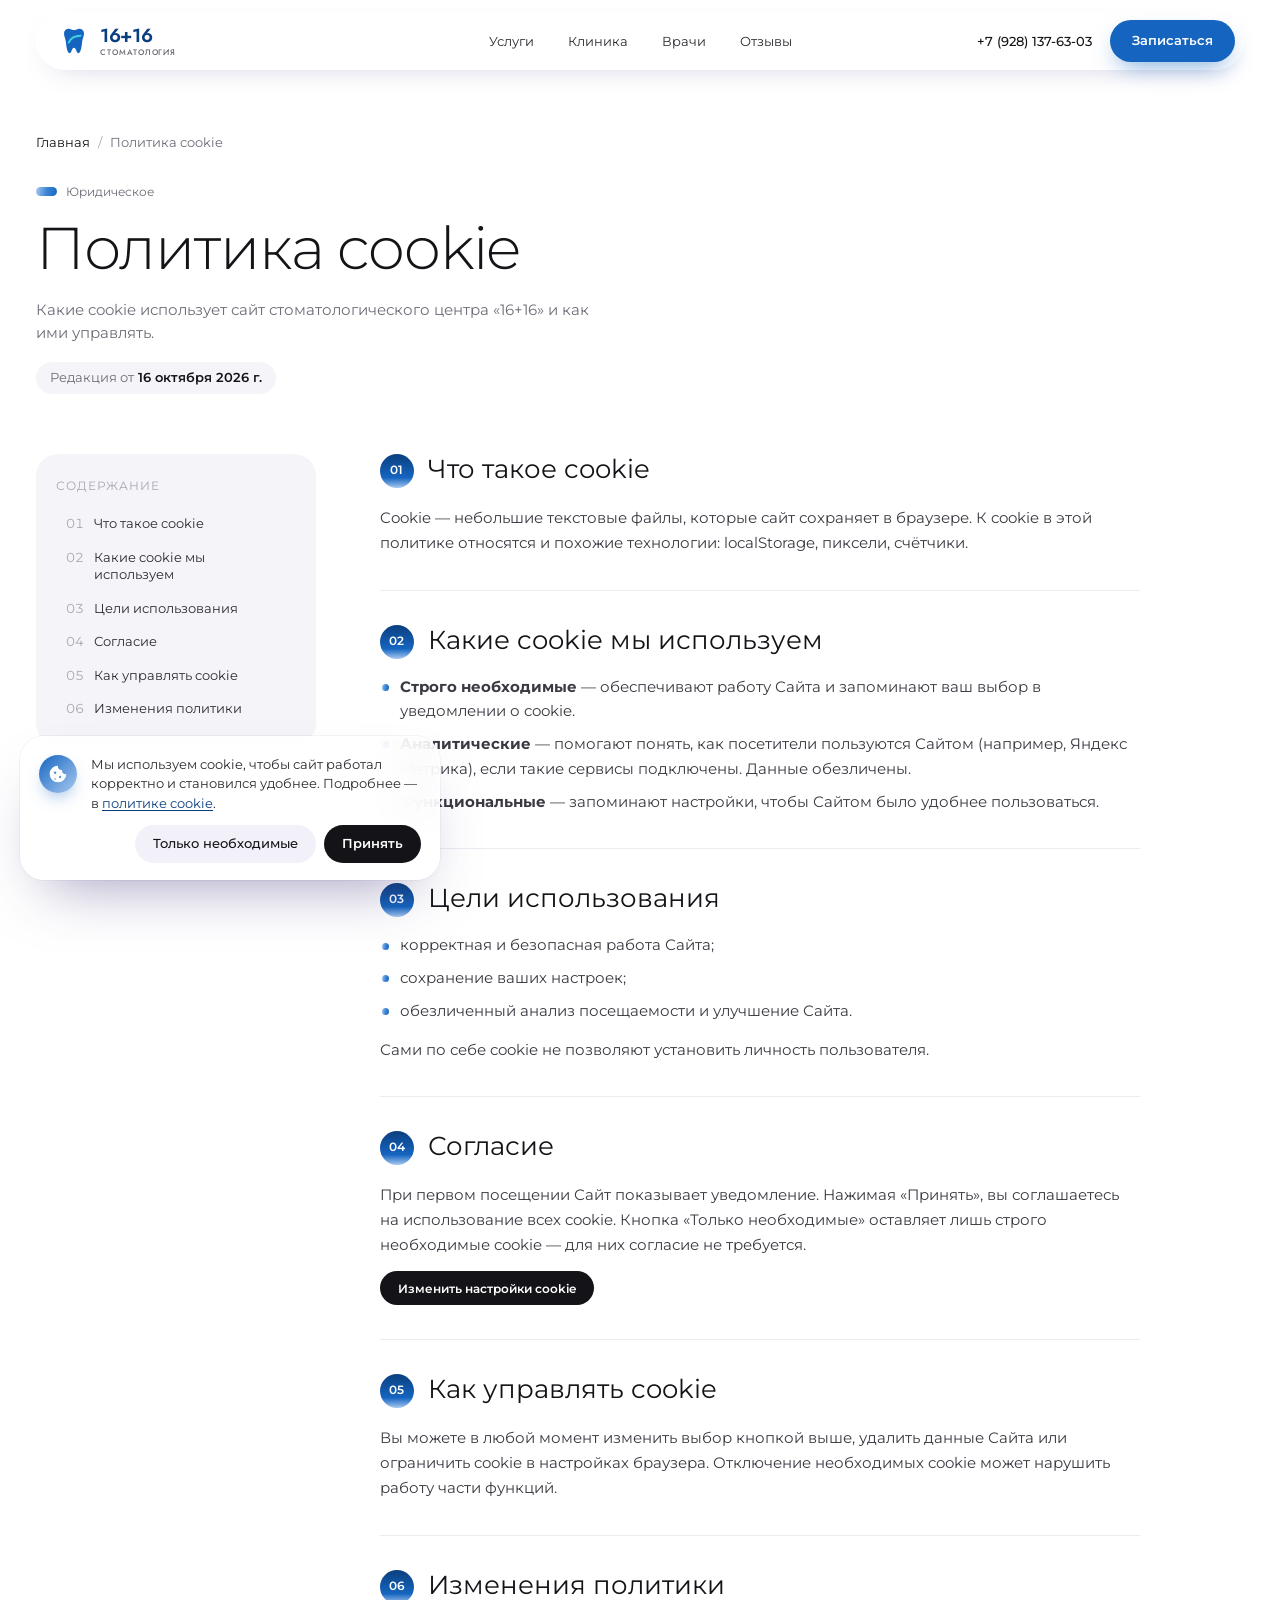
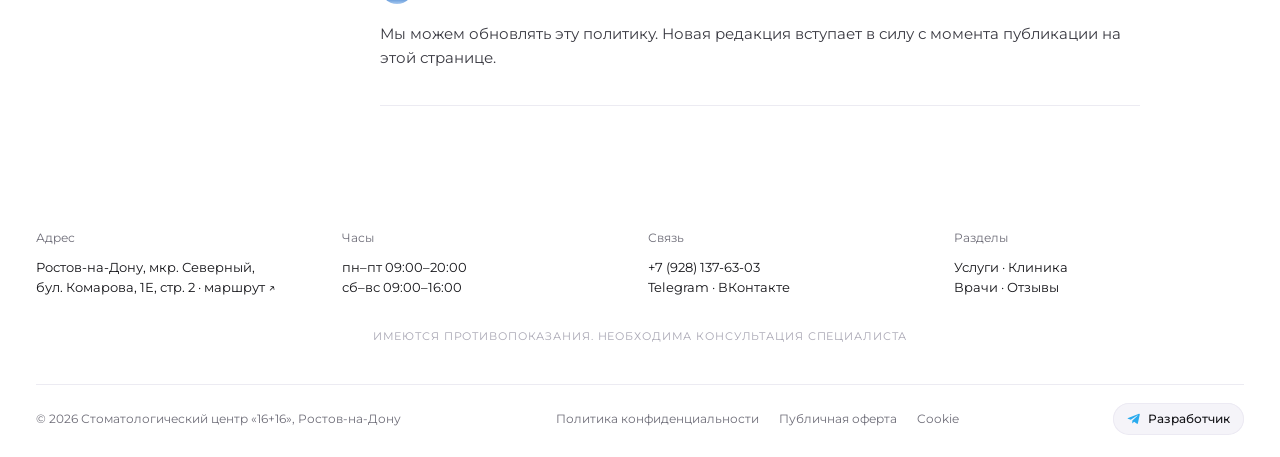
<file: cookies.html>
<!doctype html>
<html lang="ru">
<head>
  <meta charset="utf-8">
  <meta name="viewport" content="width=device-width, initial-scale=1">
  <title>Политика cookie — 16+16</title>
  <meta name="description" content="Какие cookie использует сайт стоматологического центра «16+16» и как ими управлять.">
  <link rel="preconnect" href="https://fonts.googleapis.com">
  <link rel="preconnect" href="https://fonts.gstatic.com" crossorigin>
  <link href="https://fonts.googleapis.com/css2?family=Jost:wght@300;400;500&family=Montserrat:wght@300;400;500;600;700&display=swap" rel="stylesheet">
  <link rel="stylesheet" href="styles.css">
</head>
<body class="legal-page theme-brand">

<!-- Шаблон документа: проверьте у юриста и заполните выделенные поля -->
<header class="header" id="header">
  <div class="container header__inner">
    <a href="index.html" class="logo" aria-label="Стоматологический центр 16+16 — на главную">
      <svg class="logo__mark logo__mark--c16" viewBox="0 0 48 48" aria-hidden="true"><path fill="#1565c0" d="M8 12c0-5 4-8 9-7.4 3 .4 4.6 1.9 7 1.9s4-1.5 7-1.9C36 4 40 7 40 12c0 4.5-2.2 7.6-2.9 12.8-.8 6.5-1.6 17.6-6 18.7-3 .7-3.6-8.7-7.1-8.7s-4.1 9.4-7.1 8.7c-4.4-1.1-5.2-12.2-6-18.7C10.2 19.6 8 16.5 8 12Z"/><path d="M15.5 26.5c3-6.5 10.5-11 19-11" fill="none" stroke="#3fd0e0" stroke-width="3.2" stroke-linecap="round"/></svg>
      <span class="logo__text logo__text--c16"><span class="logo__word">16+16</span><small>стоматология</small></span>
    </a>
    <nav class="nav" id="nav">
      <a href="index.html#services">Услуги</a>
      <a href="index.html#clinic">Клиника</a>
      <a href="index.html#doctors">Врачи</a>
      <a href="index.html#reviews">Отзывы</a>
    </nav>
    <div class="header__right">
      <a href="tel:+79281376303" class="header__phone">+7 (928) 137-63-03</a>
      <a href="index.html#booking" class="btn btn--blue btn--sm">Записаться</a>
      <button class="burger" id="burger" aria-label="Меню"><span></span><span></span></button>
    </div>
  </div>
</header>

<main class="container legal">
  <nav class="legal__crumbs" aria-label="Навигация"><a href="index.html">Главная</a><span>/</span>Политика cookie</nav>
  <span class="label">Юридическое</span>
  <h1 class="legal__title">Политика cookie</h1>
  <p class="legal__lead">Какие cookie использует сайт стоматологического центра «16+16» и как ими управлять.</p>
  <p class="legal__date">Редакция от <b>16 октября 2026 г.</b></p>

  <div class="legal__grid">
    <aside class="legal__toc">
      <span>Содержание</span>
      <ol><li><a href="#s1">Что такое cookie</a></li><li><a href="#s2">Какие cookie мы используем</a></li><li><a href="#s3">Цели использования</a></li><li><a href="#s4">Согласие</a></li><li><a href="#s5">Как управлять cookie</a></li><li><a href="#s6">Изменения политики</a></li></ol>
    </aside>
    <article class="legal__body">
      <section class="legal__sec" id="s1">
        <h2><span>01</span>Что такое cookie</h2>
        <p>Cookie — небольшие текстовые файлы, которые сайт сохраняет в браузере. К cookie в этой политике относятся и похожие технологии: localStorage, пиксели, счётчики.</p>
      </section>
      <section class="legal__sec" id="s2">
        <h2><span>02</span>Какие cookie мы используем</h2>
        <ul><li><b>Строго необходимые</b> — обеспечивают работу Сайта и запоминают ваш выбор в уведомлении о cookie.</li><li><b>Аналитические</b> — помогают понять, как посетители пользуются Сайтом (например, Яндекс Метрика), если такие сервисы подключены. Данные обезличены.</li><li><b>Функциональные</b> — запоминают настройки, чтобы Сайтом было удобнее пользоваться.</li></ul>
      </section>
      <section class="legal__sec" id="s3">
        <h2><span>03</span>Цели использования</h2>
        <ul><li>корректная и безопасная работа Сайта;</li><li>сохранение ваших настроек;</li><li>обезличенный анализ посещаемости и улучшение Сайта.</li></ul><p>Сами по себе cookie не позволяют установить личность пользователя.</p>
      </section>
      <section class="legal__sec" id="s4">
        <h2><span>04</span>Согласие</h2>
        <p>При первом посещении Сайт показывает уведомление. Нажимая «Принять», вы соглашаетесь на использование всех cookie. Кнопка «Только необходимые» оставляет лишь строго необходимые cookie — для них согласие не требуется.</p><p><button type="button" class="btn btn--dark btn--sm" data-cookie-reset>Изменить настройки cookie</button></p>
      </section>
      <section class="legal__sec" id="s5">
        <h2><span>05</span>Как управлять cookie</h2>
        <p>Вы можете в любой момент изменить выбор кнопкой выше, удалить данные Сайта или ограничить cookie в настройках браузера. Отключение необходимых cookie может нарушить работу части функций.</p>
      </section>
      <section class="legal__sec" id="s6">
        <h2><span>06</span>Изменения политики</h2>
        <p>Мы можем обновлять эту политику. Новая редакция вступает в силу с момента публикации на этой странице.</p>
      </section>

    </article>
  </div>
</main>

<footer class="footer container">
  <div class="footer__cols">
    <div><span>Адрес</span><p>Ростов-на-Дону, мкр. Северный,<br>бул. Комарова, 1Е, стр. 2 · <a href="https://yandex.ru/maps/org/stomatologiya_16_16/184318420940/" target="_blank" rel="noopener">маршрут ↗</a></p></div>
    <div><span>Часы</span><p>пн–пт 09:00–20:00<br>сб–вс 09:00–16:00</p></div>
    <div><span>Связь</span><p><a href="tel:+79281376303">+7 (928) 137-63-03</a><br><a href="https://t.me/+79281376303" target="_blank" rel="noopener">Telegram</a> · <a href="https://vk.ru/public222057083" target="_blank" rel="noopener">ВКонтакте</a></p></div>
    <div><span>Разделы</span><p><a href="index.html#services">Услуги</a> · <a href="index.html#clinic">Клиника</a><br><a href="index.html#doctors">Врачи</a> · <a href="index.html#reviews">Отзывы</a></p></div>
  </div>
  <p class="footer__warn">Имеются противопоказания. Необходима консультация специалиста</p>
  <div class="footer__bottom">
    <span>© 2026 Стоматологический центр «16+16», Ростов-на-Дону</span>
    <nav class="footer__legal" aria-label="Документы">
      <a href="privacy.html">Политика конфиденциальности</a>
      <a href="offer.html">Публичная оферта</a>
      <a href="cookies.html">Cookie</a>
    </nav>
    <a class="dev-link" href="https://t.me/vladimir_nvrs" target="_blank" rel="noopener">
      <svg width="14" height="14" viewBox="0 0 24 24" aria-hidden="true"><path fill="currentColor" d="M21.9 4.3 18.7 19.4c-.2 1-.9 1.3-1.7.8l-4.8-3.6-2.3 2.2c-.3.3-.5.5-1 .5l.3-4.9 8.9-8c.4-.3-.1-.5-.6-.2l-11 6.9-4.7-1.5c-1-.3-1-1 .2-1.5L20.5 3c.9-.3 1.6.2 1.4 1.3z"/></svg>
      Разработчик
    </a>
  </div>
</footer>

<script src="common.js?v=20261021c"></script>
</body>
</html>
</file>
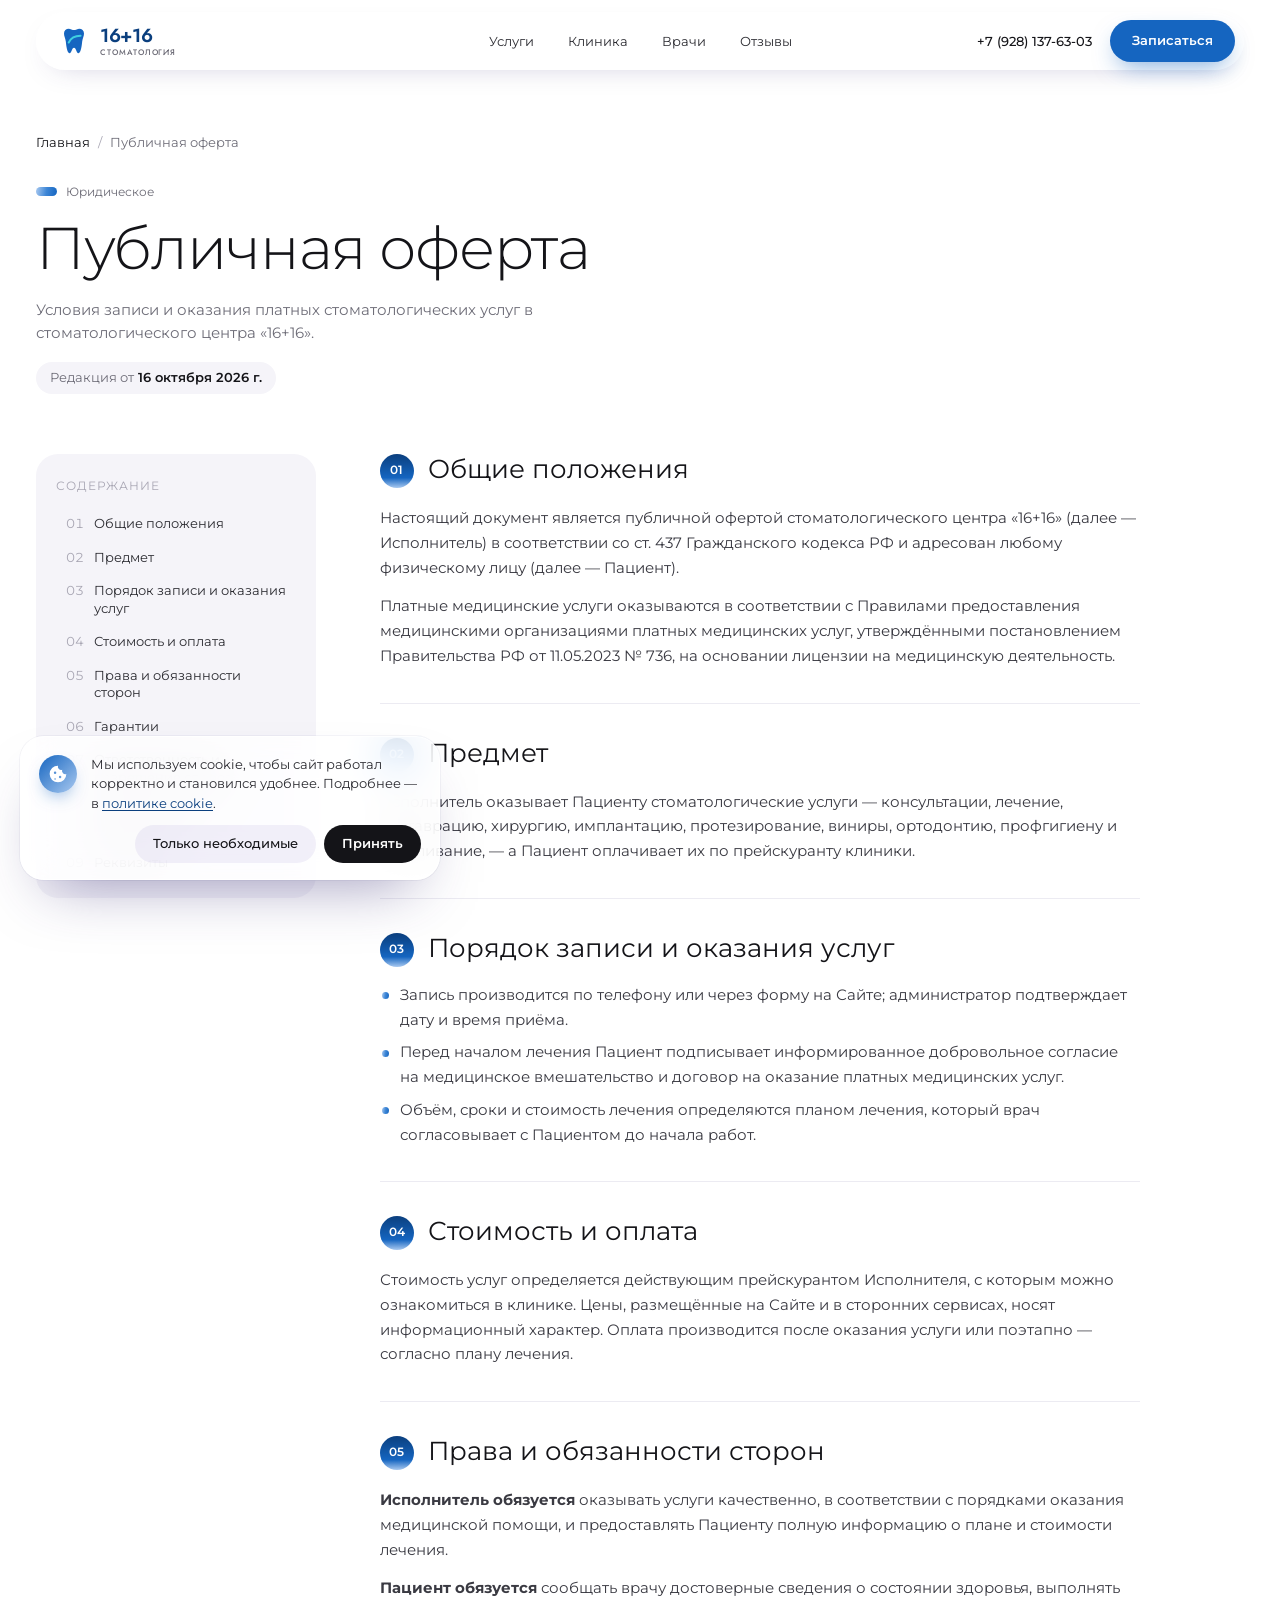
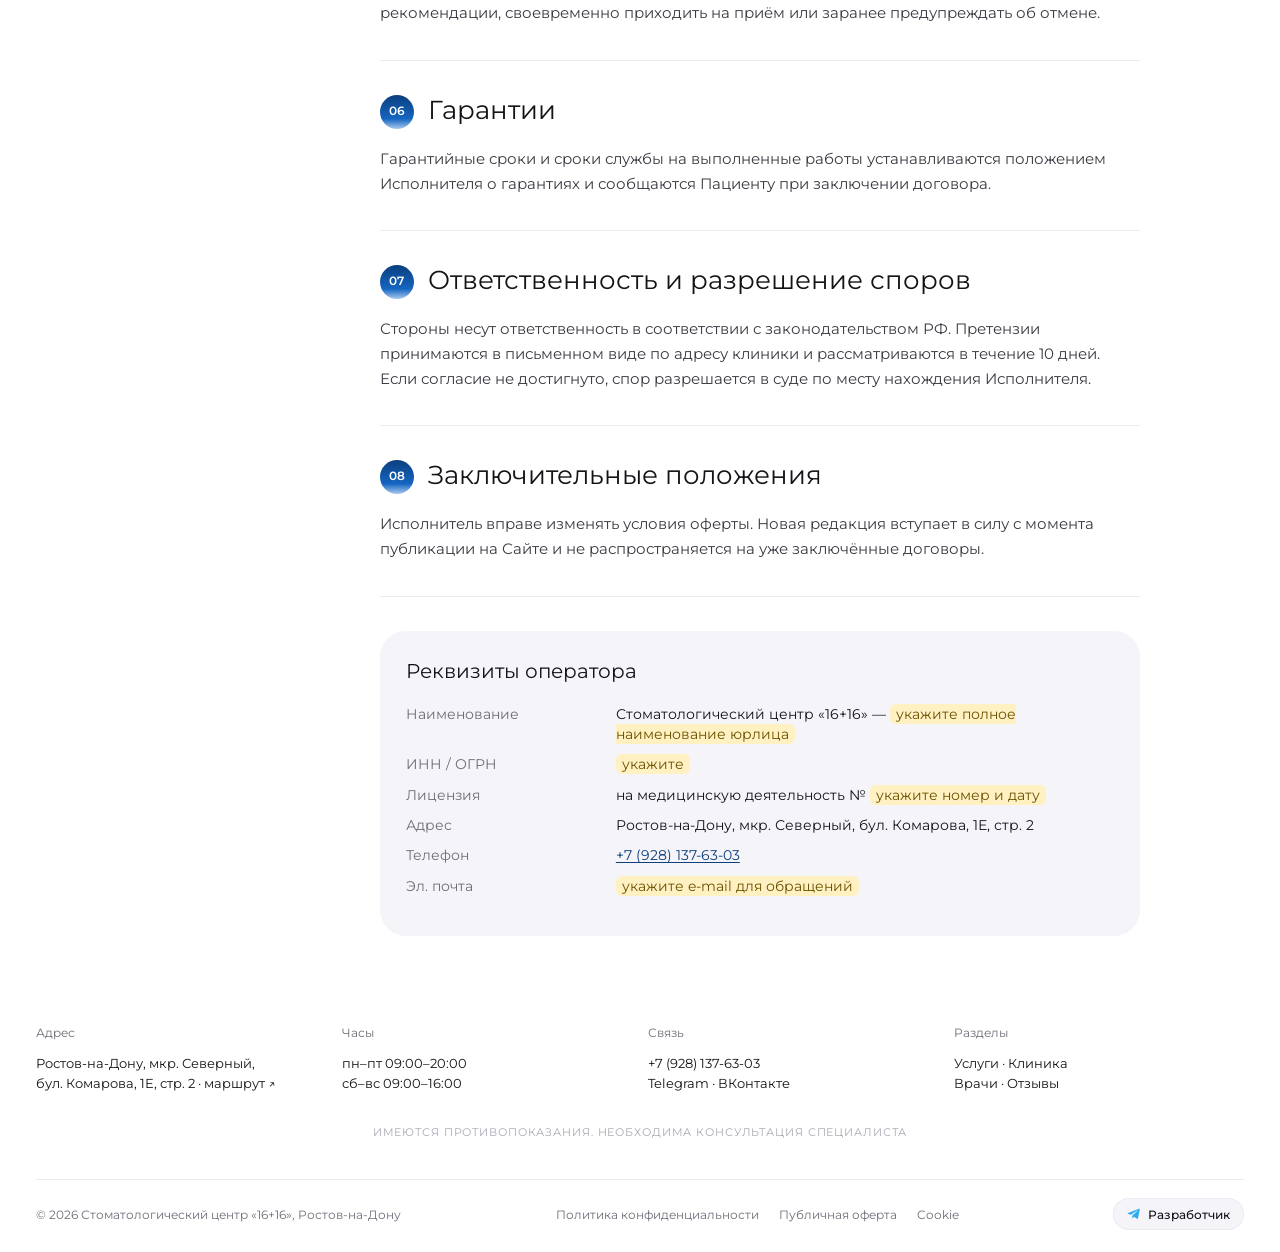
<file: offer.html>
<!doctype html>
<html lang="ru">
<head>
  <meta charset="utf-8">
  <meta name="viewport" content="width=device-width, initial-scale=1">
  <title>Публичная оферта — 16+16</title>
  <meta name="description" content="Условия записи и оказания платных стоматологических услуг в стоматологического центра «16+16».">
  <link rel="preconnect" href="https://fonts.googleapis.com">
  <link rel="preconnect" href="https://fonts.gstatic.com" crossorigin>
  <link href="https://fonts.googleapis.com/css2?family=Jost:wght@300;400;500&family=Montserrat:wght@300;400;500;600;700&display=swap" rel="stylesheet">
  <link rel="stylesheet" href="styles.css">
</head>
<body class="legal-page theme-brand">

<!-- Шаблон документа: проверьте у юриста и заполните выделенные поля -->
<header class="header" id="header">
  <div class="container header__inner">
    <a href="index.html" class="logo" aria-label="Стоматологический центр 16+16 — на главную">
      <svg class="logo__mark logo__mark--c16" viewBox="0 0 48 48" aria-hidden="true"><path fill="#1565c0" d="M8 12c0-5 4-8 9-7.4 3 .4 4.6 1.9 7 1.9s4-1.5 7-1.9C36 4 40 7 40 12c0 4.5-2.2 7.6-2.9 12.8-.8 6.5-1.6 17.6-6 18.7-3 .7-3.6-8.7-7.1-8.7s-4.1 9.4-7.1 8.7c-4.4-1.1-5.2-12.2-6-18.7C10.2 19.6 8 16.5 8 12Z"/><path d="M15.5 26.5c3-6.5 10.5-11 19-11" fill="none" stroke="#3fd0e0" stroke-width="3.2" stroke-linecap="round"/></svg>
      <span class="logo__text logo__text--c16"><span class="logo__word">16+16</span><small>стоматология</small></span>
    </a>
    <nav class="nav" id="nav">
      <a href="index.html#services">Услуги</a>
      <a href="index.html#clinic">Клиника</a>
      <a href="index.html#doctors">Врачи</a>
      <a href="index.html#reviews">Отзывы</a>
    </nav>
    <div class="header__right">
      <a href="tel:+79281376303" class="header__phone">+7 (928) 137-63-03</a>
      <a href="index.html#booking" class="btn btn--blue btn--sm">Записаться</a>
      <button class="burger" id="burger" aria-label="Меню"><span></span><span></span></button>
    </div>
  </div>
</header>

<main class="container legal">
  <nav class="legal__crumbs" aria-label="Навигация"><a href="index.html">Главная</a><span>/</span>Публичная оферта</nav>
  <span class="label">Юридическое</span>
  <h1 class="legal__title">Публичная оферта</h1>
  <p class="legal__lead">Условия записи и оказания платных стоматологических услуг в стоматологического центра «16+16».</p>
  <p class="legal__date">Редакция от <b>16 октября 2026 г.</b></p>

  <div class="legal__grid">
    <aside class="legal__toc">
      <span>Содержание</span>
      <ol><li><a href="#s1">Общие положения</a></li><li><a href="#s2">Предмет</a></li><li><a href="#s3">Порядок записи и оказания услуг</a></li><li><a href="#s4">Стоимость и оплата</a></li><li><a href="#s5">Права и обязанности сторон</a></li><li><a href="#s6">Гарантии</a></li><li><a href="#s7">Ответственность и разрешение споров</a></li><li><a href="#s8">Заключительные положения</a></li><li><a href="#req">Реквизиты</a></li></ol>
    </aside>
    <article class="legal__body">
      <section class="legal__sec" id="s1">
        <h2><span>01</span>Общие положения</h2>
        <p>Настоящий документ является публичной офертой стоматологического центра «16+16» (далее — Исполнитель) в соответствии со ст. 437 Гражданского кодекса РФ и адресован любому физическому лицу (далее — Пациент).</p><p>Платные медицинские услуги оказываются в соответствии с Правилами предоставления медицинскими организациями платных медицинских услуг, утверждёнными постановлением Правительства РФ от 11.05.2023 № 736, на основании лицензии на медицинскую деятельность.</p>
      </section>
      <section class="legal__sec" id="s2">
        <h2><span>02</span>Предмет</h2>
        <p>Исполнитель оказывает Пациенту стоматологические услуги — консультации, лечение, реставрацию, хирургию, имплантацию, протезирование, виниры, ортодонтию, профгигиену и отбеливание, — а Пациент оплачивает их по прейскуранту клиники.</p>
      </section>
      <section class="legal__sec" id="s3">
        <h2><span>03</span>Порядок записи и оказания услуг</h2>
        <ul><li>Запись производится по телефону или через форму на Сайте; администратор подтверждает дату и время приёма.</li><li>Перед началом лечения Пациент подписывает информированное добровольное согласие на медицинское вмешательство и договор на оказание платных медицинских услуг.</li><li>Объём, сроки и стоимость лечения определяются планом лечения, который врач согласовывает с Пациентом до начала работ.</li></ul>
      </section>
      <section class="legal__sec" id="s4">
        <h2><span>04</span>Стоимость и оплата</h2>
        <p>Стоимость услуг определяется действующим прейскурантом Исполнителя, с которым можно ознакомиться в клинике. Цены, размещённые на Сайте и в сторонних сервисах, носят информационный характер. Оплата производится после оказания услуги или поэтапно — согласно плану лечения.</p>
      </section>
      <section class="legal__sec" id="s5">
        <h2><span>05</span>Права и обязанности сторон</h2>
        <p><b>Исполнитель обязуется</b> оказывать услуги качественно, в соответствии с порядками оказания медицинской помощи, и предоставлять Пациенту полную информацию о плане и стоимости лечения.</p><p><b>Пациент обязуется</b> сообщать врачу достоверные сведения о состоянии здоровья, выполнять рекомендации, своевременно приходить на приём или заранее предупреждать об отмене.</p>
      </section>
      <section class="legal__sec" id="s6">
        <h2><span>06</span>Гарантии</h2>
        <p>Гарантийные сроки и сроки службы на выполненные работы устанавливаются положением Исполнителя о гарантиях и сообщаются Пациенту при заключении договора.</p>
      </section>
      <section class="legal__sec" id="s7">
        <h2><span>07</span>Ответственность и разрешение споров</h2>
        <p>Стороны несут ответственность в соответствии с законодательством РФ. Претензии принимаются в письменном виде по адресу клиники и рассматриваются в течение 10 дней. Если согласие не достигнуто, спор разрешается в суде по месту нахождения Исполнителя.</p>
      </section>
      <section class="legal__sec" id="s8">
        <h2><span>08</span>Заключительные положения</h2>
        <p>Исполнитель вправе изменять условия оферты. Новая редакция вступает в силу с момента публикации на Сайте и не распространяется на уже заключённые договоры.</p>
      </section>
      <div class="legal__req" id="req">
        <h2>Реквизиты оператора</h2>
        <dl>
          <dt>Наименование</dt><dd>Стоматологический центр «16+16» — <mark>укажите полное наименование юрлица</mark></dd>
          <dt>ИНН / ОГРН</dt><dd><mark>укажите</mark></dd>
          <dt>Лицензия</dt><dd>на медицинскую деятельность № <mark>укажите номер и дату</mark></dd>
          <dt>Адрес</dt><dd>Ростов-на-Дону, мкр. Северный, бул. Комарова, 1Е, стр. 2</dd>
          <dt>Телефон</dt><dd><a href="tel:+79281376303">+7 (928) 137-63-03</a></dd>
          <dt>Эл. почта</dt><dd><mark>укажите e-mail для обращений</mark></dd>
        </dl>
      </div>
    </article>
  </div>
</main>

<footer class="footer container">
  <div class="footer__cols">
    <div><span>Адрес</span><p>Ростов-на-Дону, мкр. Северный,<br>бул. Комарова, 1Е, стр. 2 · <a href="https://yandex.ru/maps/org/stomatologiya_16_16/184318420940/" target="_blank" rel="noopener">маршрут ↗</a></p></div>
    <div><span>Часы</span><p>пн–пт 09:00–20:00<br>сб–вс 09:00–16:00</p></div>
    <div><span>Связь</span><p><a href="tel:+79281376303">+7 (928) 137-63-03</a><br><a href="https://t.me/+79281376303" target="_blank" rel="noopener">Telegram</a> · <a href="https://vk.ru/public222057083" target="_blank" rel="noopener">ВКонтакте</a></p></div>
    <div><span>Разделы</span><p><a href="index.html#services">Услуги</a> · <a href="index.html#clinic">Клиника</a><br><a href="index.html#doctors">Врачи</a> · <a href="index.html#reviews">Отзывы</a></p></div>
  </div>
  <p class="footer__warn">Имеются противопоказания. Необходима консультация специалиста</p>
  <div class="footer__bottom">
    <span>© 2026 Стоматологический центр «16+16», Ростов-на-Дону</span>
    <nav class="footer__legal" aria-label="Документы">
      <a href="privacy.html">Политика конфиденциальности</a>
      <a href="offer.html">Публичная оферта</a>
      <a href="cookies.html">Cookie</a>
    </nav>
    <a class="dev-link" href="https://t.me/vladimir_nvrs" target="_blank" rel="noopener">
      <svg width="14" height="14" viewBox="0 0 24 24" aria-hidden="true"><path fill="currentColor" d="M21.9 4.3 18.7 19.4c-.2 1-.9 1.3-1.7.8l-4.8-3.6-2.3 2.2c-.3.3-.5.5-1 .5l.3-4.9 8.9-8c.4-.3-.1-.5-.6-.2l-11 6.9-4.7-1.5c-1-.3-1-1 .2-1.5L20.5 3c.9-.3 1.6.2 1.4 1.3z"/></svg>
      Разработчик
    </a>
  </div>
</footer>

<script src="common.js?v=20261021c"></script>
</body>
</html>
</file>
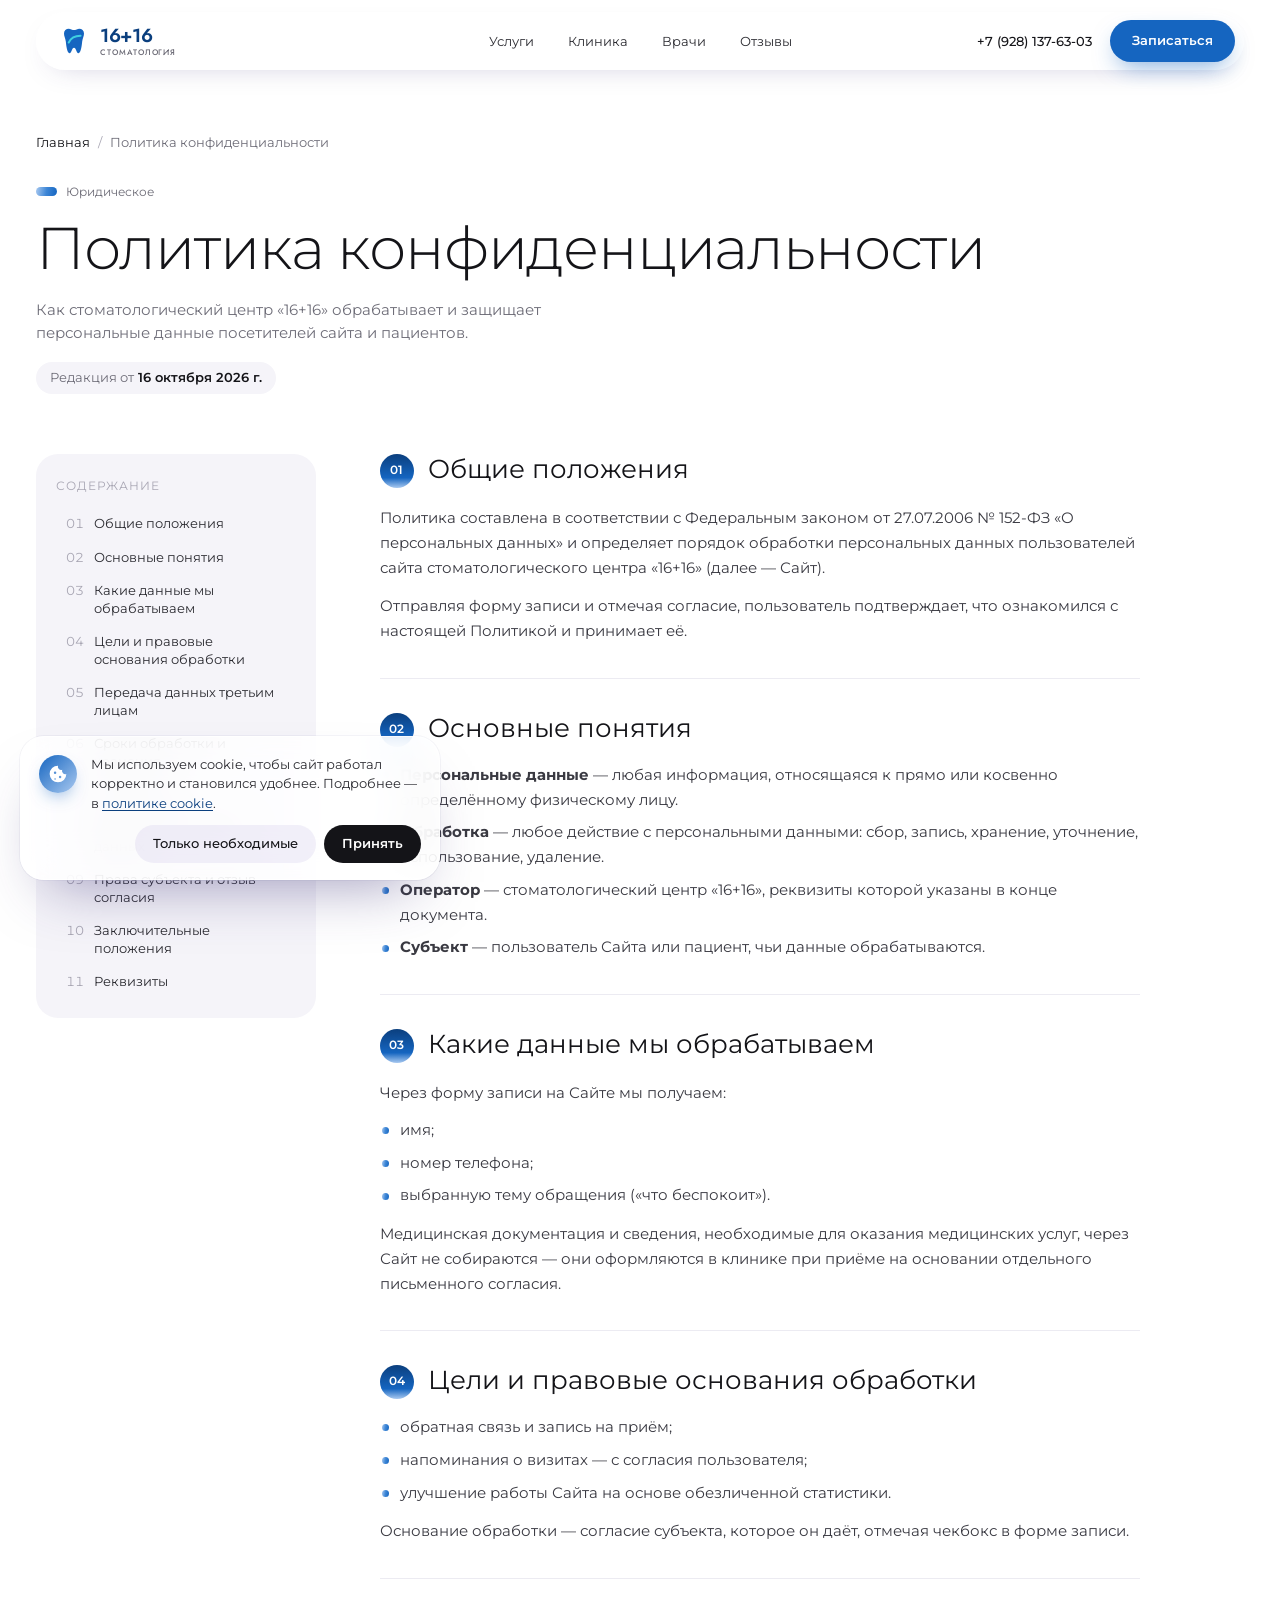
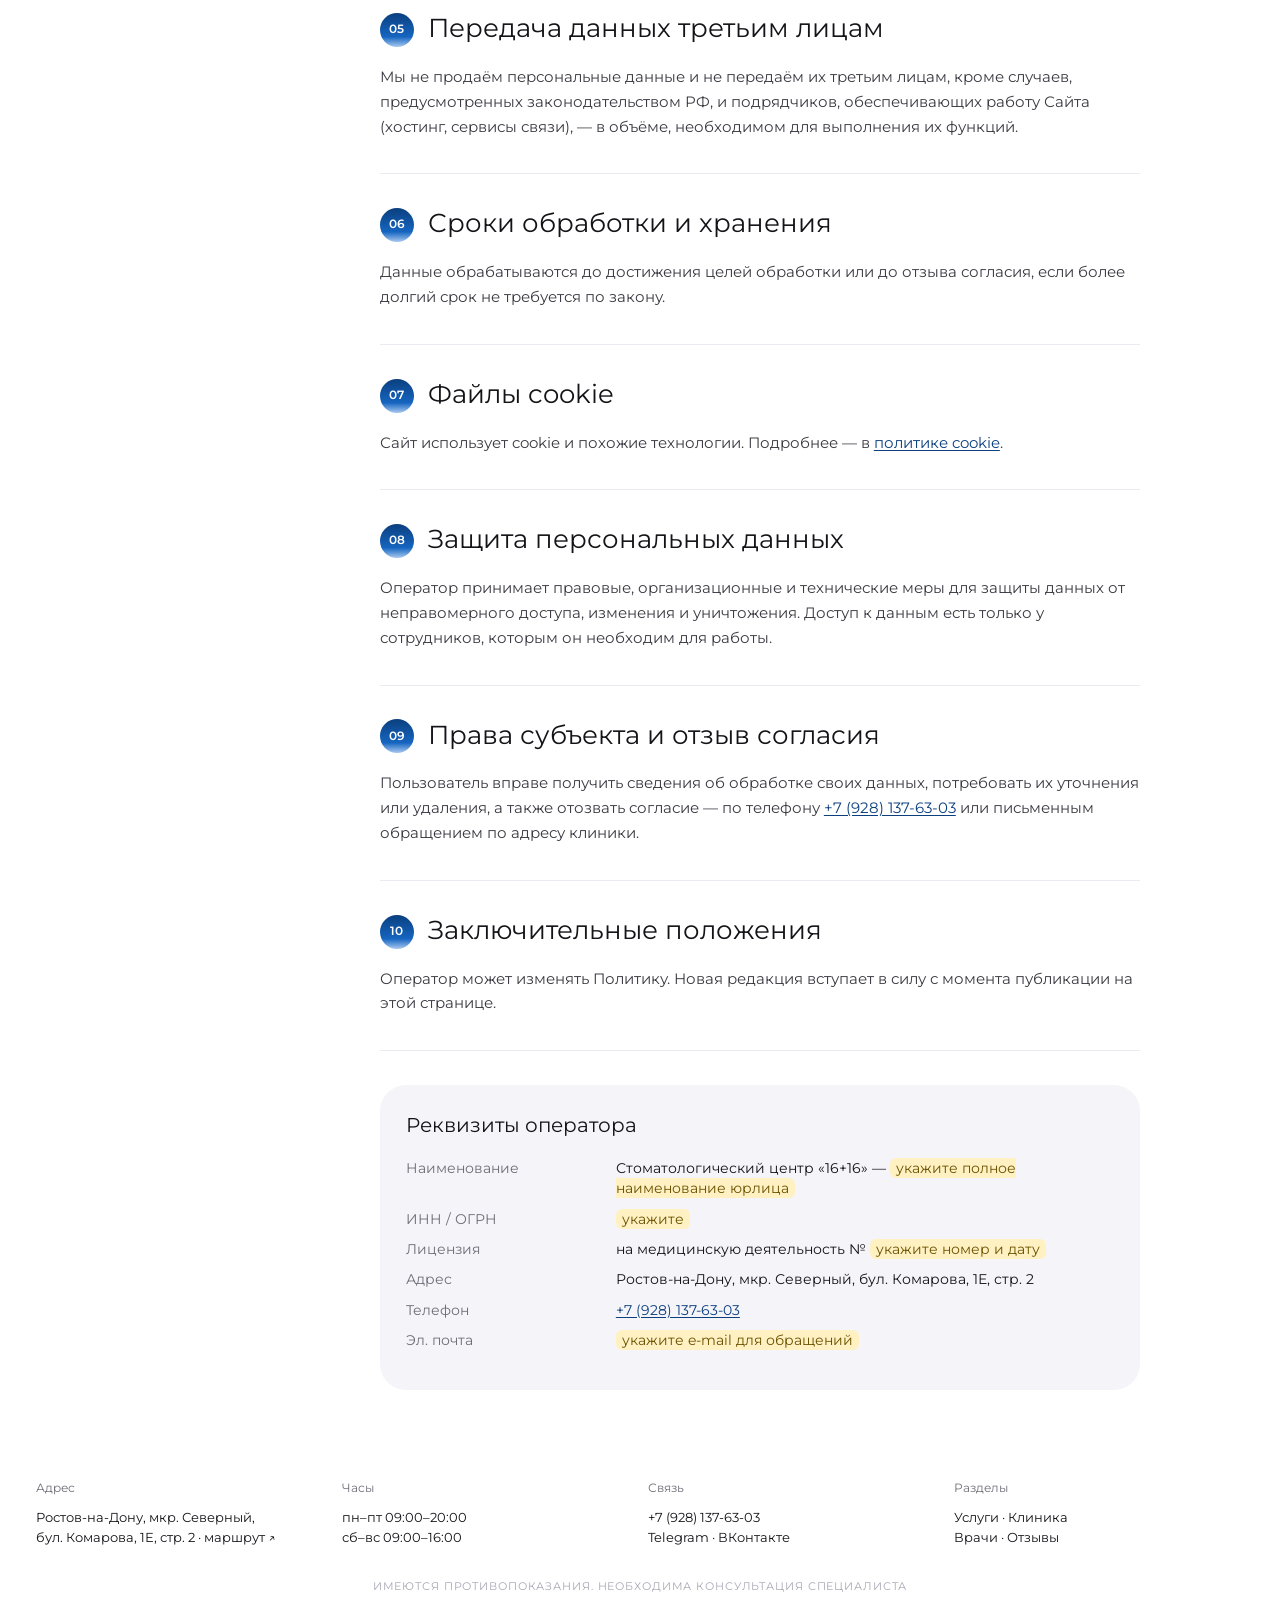
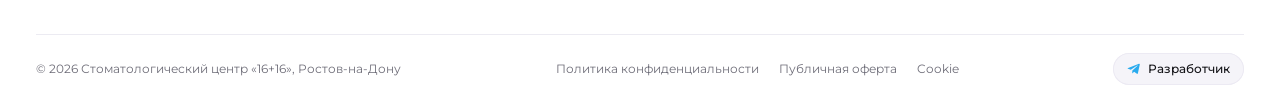
<file: privacy.html>
<!doctype html>
<html lang="ru">
<head>
  <meta charset="utf-8">
  <meta name="viewport" content="width=device-width, initial-scale=1">
  <title>Политика конфиденциальности — 16+16</title>
  <meta name="description" content="Как стоматологический центр «16+16» обрабатывает и защищает персональные данные посетителей сайта и пациентов.">
  <link rel="preconnect" href="https://fonts.googleapis.com">
  <link rel="preconnect" href="https://fonts.gstatic.com" crossorigin>
  <link href="https://fonts.googleapis.com/css2?family=Jost:wght@300;400;500&family=Montserrat:wght@300;400;500;600;700&display=swap" rel="stylesheet">
  <link rel="stylesheet" href="styles.css">
</head>
<body class="legal-page theme-brand">

<!-- Шаблон документа: проверьте у юриста и заполните выделенные поля -->
<header class="header" id="header">
  <div class="container header__inner">
    <a href="index.html" class="logo" aria-label="Стоматологический центр 16+16 — на главную">
      <svg class="logo__mark logo__mark--c16" viewBox="0 0 48 48" aria-hidden="true"><path fill="#1565c0" d="M8 12c0-5 4-8 9-7.4 3 .4 4.6 1.9 7 1.9s4-1.5 7-1.9C36 4 40 7 40 12c0 4.5-2.2 7.6-2.9 12.8-.8 6.5-1.6 17.6-6 18.7-3 .7-3.6-8.7-7.1-8.7s-4.1 9.4-7.1 8.7c-4.4-1.1-5.2-12.2-6-18.7C10.2 19.6 8 16.5 8 12Z"/><path d="M15.5 26.5c3-6.5 10.5-11 19-11" fill="none" stroke="#3fd0e0" stroke-width="3.2" stroke-linecap="round"/></svg>
      <span class="logo__text logo__text--c16"><span class="logo__word">16+16</span><small>стоматология</small></span>
    </a>
    <nav class="nav" id="nav">
      <a href="index.html#services">Услуги</a>
      <a href="index.html#clinic">Клиника</a>
      <a href="index.html#doctors">Врачи</a>
      <a href="index.html#reviews">Отзывы</a>
    </nav>
    <div class="header__right">
      <a href="tel:+79281376303" class="header__phone">+7 (928) 137-63-03</a>
      <a href="index.html#booking" class="btn btn--blue btn--sm">Записаться</a>
      <button class="burger" id="burger" aria-label="Меню"><span></span><span></span></button>
    </div>
  </div>
</header>

<main class="container legal">
  <nav class="legal__crumbs" aria-label="Навигация"><a href="index.html">Главная</a><span>/</span>Политика конфиденциальности</nav>
  <span class="label">Юридическое</span>
  <h1 class="legal__title">Политика конфиденциальности</h1>
  <p class="legal__lead">Как стоматологический центр «16+16» обрабатывает и защищает персональные данные посетителей сайта и пациентов.</p>
  <p class="legal__date">Редакция от <b>16 октября 2026 г.</b></p>

  <div class="legal__grid">
    <aside class="legal__toc">
      <span>Содержание</span>
      <ol><li><a href="#s1">Общие положения</a></li><li><a href="#s2">Основные понятия</a></li><li><a href="#s3">Какие данные мы обрабатываем</a></li><li><a href="#s4">Цели и правовые основания обработки</a></li><li><a href="#s5">Передача данных третьим лицам</a></li><li><a href="#s6">Сроки обработки и хранения</a></li><li><a href="#s7">Файлы cookie</a></li><li><a href="#s8">Защита персональных данных</a></li><li><a href="#s9">Права субъекта и отзыв согласия</a></li><li><a href="#s10">Заключительные положения</a></li><li><a href="#req">Реквизиты</a></li></ol>
    </aside>
    <article class="legal__body">
      <section class="legal__sec" id="s1">
        <h2><span>01</span>Общие положения</h2>
        <p>Политика составлена в соответствии с Федеральным законом от 27.07.2006 № 152-ФЗ «О персональных данных» и определяет порядок обработки персональных данных пользователей сайта стоматологического центра «16+16» (далее — Сайт).</p><p>Отправляя форму записи и отмечая согласие, пользователь подтверждает, что ознакомился с настоящей Политикой и принимает её.</p>
      </section>
      <section class="legal__sec" id="s2">
        <h2><span>02</span>Основные понятия</h2>
        <ul><li><b>Персональные данные</b> — любая информация, относящаяся к прямо или косвенно определённому физическому лицу.</li><li><b>Обработка</b> — любое действие с персональными данными: сбор, запись, хранение, уточнение, использование, удаление.</li><li><b>Оператор</b> — стоматологический центр «16+16», реквизиты которой указаны в конце документа.</li><li><b>Субъект</b> — пользователь Сайта или пациент, чьи данные обрабатываются.</li></ul>
      </section>
      <section class="legal__sec" id="s3">
        <h2><span>03</span>Какие данные мы обрабатываем</h2>
        <p>Через форму записи на Сайте мы получаем:</p><ul><li>имя;</li><li>номер телефона;</li><li>выбранную тему обращения («что беспокоит»).</li></ul><p>Медицинская документация и сведения, необходимые для оказания медицинских услуг, через Сайт не собираются — они оформляются в клинике при приёме на основании отдельного письменного согласия.</p>
      </section>
      <section class="legal__sec" id="s4">
        <h2><span>04</span>Цели и правовые основания обработки</h2>
        <ul><li>обратная связь и запись на приём;</li><li>напоминания о визитах — с согласия пользователя;</li><li>улучшение работы Сайта на основе обезличенной статистики.</li></ul><p>Основание обработки — согласие субъекта, которое он даёт, отмечая чекбокс в форме записи.</p>
      </section>
      <section class="legal__sec" id="s5">
        <h2><span>05</span>Передача данных третьим лицам</h2>
        <p>Мы не продаём персональные данные и не передаём их третьим лицам, кроме случаев, предусмотренных законодательством РФ, и подрядчиков, обеспечивающих работу Сайта (хостинг, сервисы связи), — в объёме, необходимом для выполнения их функций.</p>
      </section>
      <section class="legal__sec" id="s6">
        <h2><span>06</span>Сроки обработки и хранения</h2>
        <p>Данные обрабатываются до достижения целей обработки или до отзыва согласия, если более долгий срок не требуется по закону.</p>
      </section>
      <section class="legal__sec" id="s7">
        <h2><span>07</span>Файлы cookie</h2>
        <p>Сайт использует cookie и похожие технологии. Подробнее — в <a href="cookies.html">политике cookie</a>.</p>
      </section>
      <section class="legal__sec" id="s8">
        <h2><span>08</span>Защита персональных данных</h2>
        <p>Оператор принимает правовые, организационные и технические меры для защиты данных от неправомерного доступа, изменения и уничтожения. Доступ к данным есть только у сотрудников, которым он необходим для работы.</p>
      </section>
      <section class="legal__sec" id="s9">
        <h2><span>09</span>Права субъекта и отзыв согласия</h2>
        <p>Пользователь вправе получить сведения об обработке своих данных, потребовать их уточнения или удаления, а также отозвать согласие — по телефону <a href="tel:+79281376303">+7 (928) 137-63-03</a> или письменным обращением по адресу клиники.</p>
      </section>
      <section class="legal__sec" id="s10">
        <h2><span>10</span>Заключительные положения</h2>
        <p>Оператор может изменять Политику. Новая редакция вступает в силу с момента публикации на этой странице.</p>
      </section>
      <div class="legal__req" id="req">
        <h2>Реквизиты оператора</h2>
        <dl>
          <dt>Наименование</dt><dd>Стоматологический центр «16+16» — <mark>укажите полное наименование юрлица</mark></dd>
          <dt>ИНН / ОГРН</dt><dd><mark>укажите</mark></dd>
          <dt>Лицензия</dt><dd>на медицинскую деятельность № <mark>укажите номер и дату</mark></dd>
          <dt>Адрес</dt><dd>Ростов-на-Дону, мкр. Северный, бул. Комарова, 1Е, стр. 2</dd>
          <dt>Телефон</dt><dd><a href="tel:+79281376303">+7 (928) 137-63-03</a></dd>
          <dt>Эл. почта</dt><dd><mark>укажите e-mail для обращений</mark></dd>
        </dl>
      </div>
    </article>
  </div>
</main>

<footer class="footer container">
  <div class="footer__cols">
    <div><span>Адрес</span><p>Ростов-на-Дону, мкр. Северный,<br>бул. Комарова, 1Е, стр. 2 · <a href="https://yandex.ru/maps/org/stomatologiya_16_16/184318420940/" target="_blank" rel="noopener">маршрут ↗</a></p></div>
    <div><span>Часы</span><p>пн–пт 09:00–20:00<br>сб–вс 09:00–16:00</p></div>
    <div><span>Связь</span><p><a href="tel:+79281376303">+7 (928) 137-63-03</a><br><a href="https://t.me/+79281376303" target="_blank" rel="noopener">Telegram</a> · <a href="https://vk.ru/public222057083" target="_blank" rel="noopener">ВКонтакте</a></p></div>
    <div><span>Разделы</span><p><a href="index.html#services">Услуги</a> · <a href="index.html#clinic">Клиника</a><br><a href="index.html#doctors">Врачи</a> · <a href="index.html#reviews">Отзывы</a></p></div>
  </div>
  <p class="footer__warn">Имеются противопоказания. Необходима консультация специалиста</p>
  <div class="footer__bottom">
    <span>© 2026 Стоматологический центр «16+16», Ростов-на-Дону</span>
    <nav class="footer__legal" aria-label="Документы">
      <a href="privacy.html">Политика конфиденциальности</a>
      <a href="offer.html">Публичная оферта</a>
      <a href="cookies.html">Cookie</a>
    </nav>
    <a class="dev-link" href="https://t.me/vladimir_nvrs" target="_blank" rel="noopener">
      <svg width="14" height="14" viewBox="0 0 24 24" aria-hidden="true"><path fill="currentColor" d="M21.9 4.3 18.7 19.4c-.2 1-.9 1.3-1.7.8l-4.8-3.6-2.3 2.2c-.3.3-.5.5-1 .5l.3-4.9 8.9-8c.4-.3-.1-.5-.6-.2l-11 6.9-4.7-1.5c-1-.3-1-1 .2-1.5L20.5 3c.9-.3 1.6.2 1.4 1.3z"/></svg>
      Разработчик
    </a>
  </div>
</footer>

<script src="common.js?v=20261021c"></script>
</body>
</html>
</file>
<file: styles.css>
/* =========================================================
   Опал — клиника эстетической стоматологии
   ========================================================= */

:root {
  --ink: #141418;
  --text: #2a2a30;
  --gray: #6e6d78;
  --muted: #a9a7b4;
  --line: #ecebf2;
  --soft: #f5f4f9;
  --blue: #5b8fef;
  --blue-dark: #4a7fe0;

  --violet-1: #534788;
  --violet-2: #7a6cb4;
  --violet-3: #beb5e2;

  --radius-lg: 26px;
  --radius: 22px;
  --radius-sm: 14px;

  --pad: clamp(16px, 2.8vw, 40px);
  --gap: clamp(8px, 1vw, 14px);
  --header-h: 70px;

  --ease: cubic-bezier(.22, .8, .24, 1);
  --font: "Montserrat", system-ui, -apple-system, "Segoe UI", sans-serif;

  --grad-opal: linear-gradient(100deg, #a9c4f5 0%, #c8b6ee 45%, #f0bcd9 100%);
}

*,
*::before,
*::after { box-sizing: border-box; }

html { scroll-behavior: smooth; scroll-padding-top: calc(var(--header-h) + 16px); }

body {
  margin: 0;
  background: #fff;
  color: var(--ink);
  font-family: var(--font);
  font-size: 15px;
  line-height: 1.45;
  -webkit-font-smoothing: antialiased;
  overflow-x: hidden;
}

img { display: block; max-width: 100%; }
a { color: inherit; text-decoration: none; }
button, input, select { font: inherit; color: inherit; }
h1, h2, h3, p, ol, ul, figure, blockquote { margin: 0; padding: 0; }
ul, ol { list-style: none; }

.container {
  width: 100%;
  max-width: 1440px;
  margin: 0 auto;
  padding-left: var(--pad);
  padding-right: var(--pad);
}

/* ---------- Иконка-стрелка ↗ (поворачивается в → при наведении) ---------- */
.arr {
  display: inline-block;
  width: 10px;
  height: 10px;
  flex: none;
  background: currentColor;
  -webkit-mask: url("data:image/svg+xml,%3Csvg xmlns='http://www.w3.org/2000/svg' viewBox='0 0 10 10'%3E%3Cpath d='M2 8 8 2M3.2 2H8v4.8' fill='none' stroke='%23000' stroke-width='1.5' stroke-linecap='round' stroke-linejoin='round'/%3E%3C/svg%3E") center / contain no-repeat;
          mask: url("data:image/svg+xml,%3Csvg xmlns='http://www.w3.org/2000/svg' viewBox='0 0 10 10'%3E%3Cpath d='M2 8 8 2M3.2 2H8v4.8' fill='none' stroke='%23000' stroke-width='1.5' stroke-linecap='round' stroke-linejoin='round'/%3E%3C/svg%3E") center / contain no-repeat;
  transition: transform .35s var(--ease);
}

/* ---------- Кнопки ---------- */
.btn {
  display: inline-flex;
  align-items: center;
  justify-content: center;
  gap: 12px;
  border: 0;
  border-radius: 999px;
  font-weight: 600;
  cursor: pointer;
  white-space: nowrap;
  transition: background .25s, color .25s, box-shadow .3s, transform .3s var(--ease);
}
.btn:hover .arr { transform: rotate(45deg); }
.btn:active { transform: scale(.97); }

.btn--blue {
  background: var(--blue);
  color: #fff;
  box-shadow: 0 10px 24px -8px rgba(76, 125, 230, .65);
}
.btn--blue:hover { background: var(--blue-dark); box-shadow: 0 14px 30px -8px rgba(76, 125, 230, .75); }

.btn--dark { background: var(--ink); color: #fff; }
.btn--dark:hover { background: #000; }

.btn--white { background: #fff; color: var(--ink); }
.btn--white:hover { background: var(--ink); color: #fff; }

.btn--sm { height: 34px; padding: 0 18px; font-size: 12px; }
.btn--xs { height: 32px; padding: 0 14px; font-size: 11.5px; gap: 8px; }
.btn--lg { height: 44px; padding: 0 22px; font-size: 13px; }
.btn--block { width: 100%; height: 48px; font-size: 14px; }

.btn-outline {
  display: inline-flex;
  align-items: center;
  gap: 10px;
  height: 0.76em;
  min-height: 38px;
  padding: 0 18px 0 16px;
  border: 1.5px solid var(--ink);
  border-radius: 999px;
  font-size: 14px;
  font-weight: 500;
  line-height: 1;
  letter-spacing: 0;
  vertical-align: 0.35em;
  margin-left: 6px;
  transition: background .25s, color .25s;
}
.btn-outline:hover { background: var(--ink); color: #fff; }

.nowrap { white-space: nowrap; }

.link-underline {
  font-size: 13px;
  font-weight: 500;
  padding-bottom: 3px;
  background: linear-gradient(currentColor, currentColor) left bottom / 100% 1.5px no-repeat;
  transition: background-size .35s var(--ease);
}
.link-underline:hover { background-size: 30% 1.5px; }

.circle-btn {
  position: absolute;
  top: 18px;
  right: 18px;
  z-index: 3;
  display: grid;
  place-items: center;
  width: 30px;
  height: 30px;
  border-radius: 50%;
  background: #fff;
  color: var(--ink);
  transition: background .25s, color .25s, transform .35s var(--ease);
}
.circle-btn .arr { width: 9px; height: 9px; }
.circle-btn--lg { top: auto; bottom: 20px; right: 20px; width: 38px; height: 38px; }
.circle-btn--lg .arr { width: 10px; height: 10px; }

.chip {
  position: relative;
  z-index: 2;
  align-self: flex-start;
  display: inline-flex;
  align-items: center;
  height: 26px;
  padding: 0 12px;
  border-radius: 999px;
  background: #fff;
  color: var(--ink);
  font-size: 11.5px;
  font-weight: 500;
}

.tag {
  position: absolute;
  z-index: 3;
  display: inline-flex;
  align-items: center;
  gap: 8px;
  height: 28px;
  padding: 0 13px;
  border-radius: 999px;
  font-size: 12px;
  font-weight: 600;
}
.tag--light { background: rgba(255, 255, 255, .92); color: var(--ink); }
.tag--dark { background: rgba(20, 20, 24, .92); color: #fff; }

.label {
  display: inline-flex;
  align-items: center;
  gap: 9px;
  font-size: 12px;
  color: var(--gray);
}
.label::before {
  content: "";
  width: 21px;
  height: 9px;
  border-radius: 999px;
  background: var(--grad-opal);
}

.h2 {
  margin-top: 18px;
  font-size: clamp(32px, 4.2vw, 60px);
  font-weight: 300;
  line-height: 1.08;
  letter-spacing: -0.02em;
}
.muted { color: var(--muted); }

.lead {
  max-width: 340px;
  font-size: 14px;
  line-height: 1.5;
  color: var(--gray);
}

/* ---------- Появление при скролле ---------- */
.reveal {
  opacity: 0;
  transform: translateY(28px);
  transition: opacity .9s var(--ease), transform .9s var(--ease);
  transition-delay: var(--d, 0s);
}
.reveal.is-in { opacity: 1; transform: none; }

@keyframes float {
  0%, 100% { transform: translateY(0) rotate(0); }
  50% { transform: translateY(-10px) rotate(1.5deg); }
}
.float { animation: float 6s ease-in-out infinite; }
.float--slow { animation-duration: 8s; }

/* =========================================================
   Шапка
   ========================================================= */
.header {
  position: fixed;
  inset: 0 0 auto;
  z-index: 50;
  height: var(--header-h);
  padding-top: 12px;
  pointer-events: none;
}
/* Шапка-«таблетка» */
.header__inner {
  position: relative;
  display: flex;
  align-items: center;
  justify-content: space-between;
  gap: 16px;
  width: calc(100% - 2 * var(--pad));
  max-width: 1360px;
  height: 58px;
  margin: 0 auto;
  padding: 0 8px 0 22px;
  border-radius: 999px;
  border: 1px solid rgba(255, 255, 255, .7);
  background: rgba(255, 255, 255, .62);
  -webkit-backdrop-filter: blur(20px) saturate(1.5);
          backdrop-filter: blur(20px) saturate(1.5);
  box-shadow: 0 1px 0 rgba(255, 255, 255, .9) inset, 0 10px 30px -18px rgba(60, 50, 120, .35);
  pointer-events: auto;
  transition: max-width .6s var(--ease), background .4s, box-shadow .4s;
}
.header.is-scrolled .header__inner {
  max-width: 1120px;
  background: rgba(255, 255, 255, .8);
  box-shadow: 0 1px 0 rgba(255, 255, 255, .9) inset, 0 18px 40px -20px rgba(60, 50, 120, .45), 0 0 0 1px rgba(90, 80, 140, .06);
}

.logo { display: inline-flex; align-items: center; gap: 11px; color: var(--ink); }
.logo__mark { width: 17px; height: 24px; fill: currentColor; flex: none; }
.logo__text {
  display: flex;
  flex-direction: column;
  font-family: "Jost", var(--font);
  font-size: 15px;
  font-weight: 400;
  line-height: 1;
  letter-spacing: .3em;
}
.logo__text small { margin-top: 4px; font-size: 7.5px; letter-spacing: .62em; }

.nav {
  position: absolute;
  left: 50%;
  transform: translateX(-50%);
  display: flex;
  gap: 2px;
  padding: 4px;
  border-radius: 999px;
  font-size: 13px;
  color: var(--text);
}
.nav a {
  padding: 9px 16px;
  border-radius: 999px;
  transition: background .25s, color .25s;
}
.nav a:hover { background: rgba(124, 110, 190, .1); color: var(--ink); }

.header__right { display: flex; align-items: center; gap: 18px; }
.header__phone { font-size: 13px; font-weight: 500; }
.header .btn--sm { height: 42px; padding: 0 22px; font-size: 12.5px; }

.burger { display: none; }

/* =========================================================
   Hero
   ========================================================= */
.hero {
  display: grid;
  grid-template-columns: 1fr 1.03fr;
  gap: clamp(20px, 2.8vw, 40px);
  padding-top: calc(var(--header-h) + 20px);
  padding-bottom: 20px;
  min-height: min(100vh, 900px);
}

.hero__left { display: flex; flex-direction: column; }

.hero__title {
  font-size: clamp(36px, 4.4vw, 64px);
  font-weight: 400;
  line-height: 1.08;
  letter-spacing: -0.02em;
  margin-top: 12px;
}
.hero__pill {
  display: inline-block;
  width: 1.5em;
  height: .74em;
  margin-right: .3em;
  border-radius: 999px;
  vertical-align: -0.02em;
  background: linear-gradient(100deg, #e9c4ec 0%, #c7b3ef 50%, #e6c2ea 100%);
  box-shadow: inset 0 -6px 12px rgba(160, 130, 220, .35), inset 0 6px 10px rgba(255, 255, 255, .7);
}

.hero__lead {
  max-width: 440px;
  margin-top: 22px;
  font-size: 15px;
  line-height: 1.55;
  color: var(--gray);
  --d: .05s;
}

.hero__actions {
  display: flex;
  flex-wrap: wrap;
  align-items: center;
  gap: 10px;
  margin-top: 28px;
  --d: .1s;
}

.btn--ghost {
  gap: 9px;
  background: rgba(255, 255, 255, .7);
  color: var(--ink);
  box-shadow: inset 0 0 0 1px #e3e1ee;
}
.btn--ghost:hover { background: #f3f1fa; box-shadow: inset 0 0 0 1px #d6d2e8; }

/* Нижний блок: рейтинг + направления */
.hero__bottom {
  display: flex;
  flex-wrap: wrap;
  align-items: center;
  justify-content: space-between;
  gap: 18px 24px;
  margin-top: auto;
  padding-top: 26px;
  border-top: 1px solid var(--line);
  --d: .2s;
}
.hero__rating {
  display: inline-flex;
  align-items: center;
  gap: 12px;
  transition: opacity .25s;
}
.hero__rating:hover { opacity: .75; }
.hero__avatars { display: inline-flex; padding-left: 8px; }
.hero__avatars i {
  display: grid;
  place-items: center;
  width: 34px;
  height: 34px;
  margin-left: -8px;
  border-radius: 50%;
  border: 2px solid #fff;
  background: radial-gradient(circle at 30% 30%, var(--c1), var(--c2));
  color: #fff;
  font-size: 12px;
  font-style: normal;
  font-weight: 600;
}
.hero__rating-text { display: flex; flex-direction: column; gap: 2px; }
.hero__rating-text b { font-size: 15px; font-weight: 600; }
.hero__rating-text > span { font-size: 12px; color: var(--gray); }
.hero__stars { margin-left: 4px; color: #f5b301; font-size: 13px; letter-spacing: 1px; }

.hero__features {
  display: flex;
  flex-wrap: wrap;
  gap: 6px;
  font-size: 12.5px;
  font-weight: 500;
}
.hero__features li {
  display: inline-flex;
  align-items: center;
  gap: 7px;
  height: 32px;
  padding: 0 13px;
  border-radius: 999px;
  background: var(--soft);
  color: var(--text);
}
.hero__features li::before {
  content: "";
  width: 6px;
  height: 6px;
  border-radius: 50%;
  background: var(--grad-opal);
}

.hero__right {
  display: grid;
  grid-template-columns: 1fr 1fr;
  grid-template-rows: 1.22fr 1fr;
  gap: 12px;
  min-height: 610px;
}

/* ---------- Карточки ---------- */
.card {
  position: relative;
  overflow: hidden;
  border-radius: var(--radius-lg);
  color: #fff;
  padding: 22px 20px;
  isolation: isolate;
  transition: transform .5s var(--ease), box-shadow .5s var(--ease);
}
.card:hover { transform: translateY(-6px); box-shadow: 0 26px 50px -24px rgba(60, 50, 120, .5); }
.card:hover .circle-btn { background: var(--ink); color: #fff; }
.card:hover .circle-btn .arr { transform: rotate(45deg); }

.obj3d {
  position: absolute;
  z-index: 0;
  aspect-ratio: 1;
  pointer-events: none;
  user-select: none;
}
.obj3d img { width: 100%; height: 100%; object-fit: contain; }
.obj3d.is-3d img { display: none; }
.obj3d__canvas { display: block; width: 100%; height: 100%; }

.card--hero-main {
  grid-column: 1 / -1;
  padding: 28px 26px;
  background:
    radial-gradient(120% 90% at 100% 100%, #c9c0ea 0%, rgba(201, 192, 234, 0) 55%),
    linear-gradient(160deg, #564988 0%, #6d60a6 45%, #8b7ebf 100%);
}
.card__title-lg {
  position: relative;
  z-index: 1;
  font-size: clamp(22px, 2.3vw, 32px);
  font-weight: 400;
  line-height: 1.18;
  letter-spacing: -0.01em;
}
.card__note {
  position: absolute;
  left: 26px;
  bottom: 24px;
  z-index: 1;
  max-width: 250px;
  font-size: 12.5px;
  line-height: 1.5;
  color: rgba(255, 255, 255, .85);
}
.obj3d--hero-tooth { width: 44%; aspect-ratio: 4 / 5; left: 40%; top: 0; }

.card--hero-blue {
  display: flex;
  flex-direction: column;
  background:
    radial-gradient(90% 60% at 15% 0%, #a8cdf2 0%, rgba(168, 205, 242, 0) 70%),
    linear-gradient(180deg, #73a9e4 0%, #7ab4e5 60%, #8bbdea 100%);
}
.obj3d--bubble { width: 58%; left: 40%; top: 2%; }

.card--hero-green {
  display: flex;
  flex-direction: column;
  background:
    radial-gradient(80% 60% at 100% 0%, #d0dc8e 0%, rgba(208, 220, 142, 0) 70%),
    linear-gradient(170deg, #a3bb37 0%, #82a631 55%, #51813c 100%);
}

.card__bottom { position: relative; z-index: 1; margin-top: auto; }
.card__title-md { font-size: clamp(19px, 1.9vw, 26px); font-weight: 400; line-height: 1.15; }
.card__text { margin-top: 12px; font-size: 12px; line-height: 1.5; color: rgba(255, 255, 255, .82); max-width: 230px; }

.counter {
  font-size: clamp(56px, 6.4vw, 92px);
  font-weight: 300;
  line-height: .9;
  letter-spacing: -0.03em;
  font-variant-numeric: tabular-nums;
}

/* =========================================================
   Секции
   ========================================================= */
.section { padding-top: clamp(80px, 11vw, 150px); }

.section__head {
  display: flex;
  align-items: flex-end;
  justify-content: space-between;
  gap: 32px;
  margin-bottom: clamp(28px, 3.6vw, 44px);
}
.section__head .lead { margin-bottom: 14px; flex: 0 1 340px; }

/* ---------- Услуги ---------- */
.services {
  display: grid;
  grid-template-columns: repeat(4, 1fr);
  grid-auto-rows: clamp(250px, 23.5vw, 330px);
  gap: 11px;
}

.service {
  position: relative;
  overflow: hidden;
  display: flex;
  flex-direction: column;
  padding: 20px 20px 18px;
  border-radius: var(--radius-lg);
  color: #fff;
  isolation: isolate;
  transition: transform .5s var(--ease), box-shadow .5s var(--ease);
}
.service--1 { grid-column: span 2; background: linear-gradient(180deg, #5f9cdc 0%, #6aa6e0 50%, #89bceb 100%); }
.service--2 { background: linear-gradient(170deg, #da83a8 0%, #c06b95 55%, #a5557d 100%); }
.service--3 { background: radial-gradient(90% 60% at 100% 100%, #c9c0ea 0%, rgba(201,192,234,0) 70%), linear-gradient(170deg, #534889 0%, #7064ab 60%, #9285c8 100%); }
.service--4 { background: linear-gradient(170deg, #6979d7 0%, #5a6bc8 50%, #4a5db6 100%); }
.service--5 { background: linear-gradient(170deg, #5aaea8 0%, #449790 50%, #328481 100%); }
.service--6 { grid-column: span 2; background: radial-gradient(70% 70% at 95% 0%, #c6d57f 0%, rgba(198,213,127,0) 60%), linear-gradient(175deg, #a4bc36 0%, #8fae32 50%, #588834 100%); }

.service--1 .obj3d { width: 38%; aspect-ratio: 3 / 4; left: 50%; top: -8%; }
.service--2 .obj3d { width: 58%; aspect-ratio: 4 / 5; left: 44%; top: -6%; }
.service--3 .obj3d { width: 88%; left: 22%; top: -16%; }
.service--4 .obj3d { width: 66%; left: 38%; top: -10%; }
.service--5 .obj3d { width: 60%; left: 34%; top: -8%; }
.service--6 .obj3d { width: 44%; left: 48%; top: -2%; }

.service__num {
  position: relative;
  z-index: 1;
  align-self: flex-start;
  display: inline-flex;
  align-items: center;
  height: 24px;
  padding: 0 11px;
  border-radius: 999px;
  border: 1px solid rgba(255, 255, 255, .35);
  background: rgba(255, 255, 255, .16);
  font-size: 11px;
}

.service__body {
  position: relative;
  z-index: 1;
  margin-top: auto;
  transition: transform .5s var(--ease);
}
.service__title { font-size: clamp(19px, 1.95vw, 27px); font-weight: 400; line-height: 1.15; }
.service__text { margin-top: 12px; max-width: 290px; font-size: 12.5px; line-height: 1.5; color: rgba(255, 255, 255, .82); }

.price {
  position: absolute;
  left: 13px;
  right: 13px;
  bottom: 13px;
  z-index: 2;
  display: flex;
  align-items: center;
  justify-content: space-between;
  height: 42px;
  padding: 0 16px;
  border-radius: var(--radius-sm);
  background: rgba(255, 255, 255, .92);
  -webkit-backdrop-filter: blur(10px);
          backdrop-filter: blur(10px);
  color: var(--ink);
  opacity: 0;
  transform: translateY(20px);
  transition: opacity .4s var(--ease), transform .5s var(--ease);
}
.price b { font-size: 14px; font-weight: 600; }
.price span { font-size: 12px; color: var(--gray); }

.service:hover { transform: translateY(-8px); box-shadow: 0 28px 50px -22px rgba(40, 40, 90, .45); }
.service:hover .service__body { transform: translateY(-58px); }
.service:hover .price { opacity: 1; transform: none; }
.service:hover .circle-btn { background: var(--ink); color: #fff; }
.service:hover .circle-btn .arr { transform: rotate(45deg); }

/* ---------- До и после ---------- */
.section__head--center-y { align-items: center; }

.tabs {
  position: relative;
  display: inline-flex;
  padding: 4px;
  border-radius: 999px;
  background: #f3f3f8;
  border: 1px solid #eceaf3;
}
.tabs__bg {
  position: absolute;
  top: 4px;
  bottom: 4px;
  left: 0;
  width: 0;
  border-radius: 999px;
  background: var(--ink);
  box-shadow: 0 6px 16px -6px rgba(0, 0, 0, .45);
  transition: transform .45s var(--ease), width .45s var(--ease);
}
.tabs__btn {
  position: relative;
  z-index: 1;
  height: 37px;
  padding: 0 18px;
  border: 0;
  border-radius: 999px;
  background: none;
  font-size: 13px;
  color: var(--text);
  cursor: pointer;
  transition: color .3s;
}
.tabs__btn.is-active { color: #fff; }

.cases {
  display: grid;
  grid-template-columns: 1.75fr 1fr;
  gap: 11px;
  height: clamp(420px, 40vw, 580px);
}

.compare {
  position: relative;
  overflow: hidden;
  border-radius: var(--radius-lg);
  background: #dfe3f2;
  user-select: none;
  touch-action: pan-y;
  cursor: ew-resize;
}
.compare__img {
  position: absolute;
  inset: 0;
  width: 100%;
  height: 100%;
  object-fit: cover;
  pointer-events: none;
  transition: opacity .35s;
}
.compare__before { clip-path: inset(0 calc(100% - var(--pos)) 0 0); }
.compare.is-switching .compare__img { opacity: 0; }
.compare__line {
  position: absolute;
  top: 0;
  bottom: 0;
  left: var(--pos);
  width: 2px;
  margin-left: -1px;
  background: rgba(255, 255, 255, .9);
  pointer-events: none;
}
.compare__handle {
  position: absolute;
  top: 50%;
  left: var(--pos);
  display: grid;
  place-items: center;
  width: 46px;
  height: 46px;
  margin: -23px 0 0 -23px;
  border: 0;
  border-radius: 50%;
  background: #fff;
  color: var(--ink);
  box-shadow: 0 8px 20px -6px rgba(0, 0, 0, .35);
  cursor: ew-resize;
  transition: transform .25s var(--ease);
}
.compare:active .compare__handle { transform: scale(.92); }
.compare.is-animating .compare__before { transition: clip-path .7s var(--ease); }
.compare.is-animating .compare__line,
.compare.is-animating .compare__handle { transition: left .7s var(--ease); }
.compare__tag-l { top: 16px; left: 16px; }
.compare__tag-r { top: 16px; right: 16px; }

.case {
  position: relative;
  overflow: hidden;
  display: flex;
  flex-direction: column;
  padding: 22px 24px 24px;
  border-radius: var(--radius-lg);
  color: #fff;
  background:
    radial-gradient(100% 50% at 100% 100%, #cfc6ee 0%, rgba(207, 198, 238, 0) 60%),
    linear-gradient(175deg, #534786 0%, #62569a 25%, #7c6fb6 60%, #9588c8 100%);
  isolation: isolate;
}
.case .chip { align-self: flex-start; }
.case__obj { width: 52%; right: -8%; top: -6%; }
.case__content { position: relative; z-index: 1; margin-top: 16px; transition: opacity .35s, transform .45s var(--ease); }
.case__title { font-size: clamp(26px, 2.8vw, 38px); font-weight: 400; line-height: 1.1; }
.case__text { margin-top: 14px; max-width: 270px; font-size: 13px; line-height: 1.5; color: rgba(255, 255, 255, .85); }
.case.is-switching .case__content { opacity: 0; transform: translateY(10px); }

.case__stats {
  display: grid;
  grid-template-columns: repeat(3, 1fr);
  gap: 6px;
  margin-top: auto;
  position: relative;
  z-index: 1;
}
.stat {
  padding: 12px 11px;
  border-radius: var(--radius-sm);
  border: 1px solid rgba(255, 255, 255, .28);
  background: rgba(255, 255, 255, .13);
  -webkit-backdrop-filter: blur(8px);
          backdrop-filter: blur(8px);
}
.stat span { display: block; font-size: 10.5px; color: rgba(255, 255, 255, .72); }
.stat b { display: block; margin-top: 6px; font-size: 14px; font-weight: 600; white-space: nowrap; }

.case__quote {
  position: relative;
  z-index: 1;
  margin-top: 11px;
  padding: 14px 15px;
  border-radius: var(--radius-sm);
  background: #fff;
  color: var(--ink);
}
.case__quote p { font-size: 12.5px; font-weight: 500; letter-spacing: -0.01em; }
.case__quote span { display: block; margin-top: 6px; font-size: 11px; color: var(--gray); }

/* ---------- Врачи ---------- */
.doctors { display: grid; grid-template-columns: repeat(4, 1fr); gap: 11px; }
.doctor:nth-child(2) { --d: .08s; }
.doctor:nth-child(3) { --d: .16s; }
.doctor:nth-child(4) { --d: .24s; }

.doctor__photo {
  position: relative;
  overflow: hidden;
  aspect-ratio: 264 / 325;
  border-radius: var(--radius);
  background: #e9e8f3;
}
.doctor__photo img {
  width: 100%;
  height: 100%;
  object-fit: cover;
  transition: transform .8s var(--ease);
}
.doctor__bar {
  position: absolute;
  left: 10px;
  right: 10px;
  bottom: 10px;
  display: flex;
  align-items: center;
  justify-content: space-between;
  padding: 5px 5px 5px 14px;
  border-radius: 16px;
  background: rgba(255, 255, 255, .72);
  -webkit-backdrop-filter: blur(14px);
          backdrop-filter: blur(14px);
  font-size: 12px;
  color: var(--text);
  opacity: 0;
  transform: translateY(16px);
  transition: opacity .4s var(--ease), transform .5s var(--ease);
}
.doctor:hover .doctor__photo img { transform: scale(1.04); }

/* Плейсхолдер, пока нет фото врача */
.doctor__photo--mono {
  display: grid;
  place-items: center;
  background:
    radial-gradient(80% 60% at 30% 20%, rgba(255, 255, 255, .55) 0%, rgba(255, 255, 255, 0) 70%),
    linear-gradient(160deg, var(--g1) 0%, var(--g2) 100%);
}
.doctor__mono {
  font-family: "Jost", var(--font);
  font-size: clamp(54px, 6vw, 84px);
  font-weight: 300;
  letter-spacing: .12em;
  color: rgba(255, 255, 255, .92);
  text-shadow: 0 10px 30px rgba(60, 40, 120, .2);
  transition: transform .8s var(--ease);
}
.doctor:hover .doctor__mono { transform: scale(1.06); }
.doctor:hover .doctor__bar { opacity: 1; transform: none; }
.doctor__name { margin-top: 16px; font-size: 16px; font-weight: 400; }
.doctor__role { margin-top: 5px; font-size: 12.5px; color: var(--gray); }

/* ---------- Первый визит ---------- */
.visit {
  display: grid;
  grid-template-columns: 1fr 1.04fr;
  gap: clamp(24px, 4vw, 48px);
  align-items: start;
}
.visit__media {
  position: relative;
  overflow: hidden;
  border-radius: var(--radius-lg);
  aspect-ratio: 4 / 5;
}
.visit__media img,
.visit__video { display: block; width: 100%; height: 100%; object-fit: cover; }
.visit__media { background: #e9e6f2; }
.visit__tag { top: 16px; left: 16px; font-weight: 500; height: 30px; }
.dot { width: 8px; height: 8px; border-radius: 50%; background: #7bbf5a; box-shadow: 0 0 0 3px rgba(123, 191, 90, .25); }
.visit__price {
  position: absolute;
  left: 16px;
  bottom: 16px;
  width: min(230px, 60%);
  padding: 14px 18px 16px;
  border-radius: 18px;
  color: #fff;
  background: linear-gradient(170deg, rgba(92, 79, 145, .92) 0%, rgba(140, 125, 200, .9) 70%, rgba(192, 180, 228, .9) 100%);
  -webkit-backdrop-filter: blur(10px);
          backdrop-filter: blur(10px);
}
.visit__price b { display: block; font-size: 34px; font-weight: 400; line-height: 1.15; }
.visit__price span { display: block; margin-top: 6px; font-size: 11.5px; line-height: 1.45; color: rgba(255, 255, 255, .85); }

.visit__content { padding-top: 6px; }
.visit__content .h2 { margin-bottom: 34px; }

.steps { position: relative; }
/* Сплошная линия прогресса: трек, заполнение и светящийся «бегунок» (позиционирует script.js) */
.steps__track {
  position: absolute;
  left: 21px;
  width: 2px;
  border-radius: 2px;
  background: #ebe9f3;
  pointer-events: none;
}
.steps__fill {
  position: absolute;
  inset: 0;
  border-radius: inherit;
  background: linear-gradient(180deg, #5c4f91 0%, #8a7dc9 60%, #b0a6dd 100%);
  transform-origin: top;
  transform: scaleY(var(--p, 0));
}
.steps__dot {
  position: absolute;
  left: 50%;
  top: calc(var(--p, 0) * 100%);
  width: 10px;
  height: 10px;
  margin: -5px 0 0 -5px;
  border-radius: 50%;
  background: #fff;
  box-shadow: 0 0 0 3px rgba(125, 112, 187, .55), 0 0 18px 6px rgba(140, 125, 210, .45);
  opacity: var(--dot, 0);
  transition: opacity .3s;
}

.step {
  position: relative;
  padding: 0 0 26px 62px;
  min-height: 102px;
}
.step:last-child { min-height: 0; padding-bottom: 0; }

.step__num {
  position: absolute;
  left: 0;
  top: 0;
  z-index: 1;
  display: grid;
  place-items: center;
  width: 44px;
  height: 44px;
  border-radius: 50%;
  border: 1px solid #e7e5ef;
  background: #fff;
  font-size: 12px;
  font-weight: 600;
  color: var(--muted);
  transition: background .5s, color .5s, box-shadow .5s, border-color .5s;
}
/* кольцо-вспышка при активации */
.step__num::after {
  content: "";
  position: absolute;
  inset: -1px;
  border-radius: 50%;
  border: 2px solid rgba(125, 112, 187, .6);
  opacity: 0;
  pointer-events: none;
}
.step h3,
.step p { transition: color .6s, opacity .6s, transform .7s var(--ease); }
.step h3 { padding-top: 10px; font-size: 18px; font-weight: 400; color: var(--muted); opacity: .7; transform: translateX(-6px); }
.step p { margin-top: 10px; max-width: 370px; font-size: 13px; line-height: 1.5; color: #b9b8c2; opacity: .7; transform: translateX(-6px); }

.step.is-active .step__num {
  border-color: transparent;
  color: #fff;
  background: linear-gradient(180deg, #5c4f91 0%, #7d70bb 70%, #b0a6dd 100%);
  box-shadow: 0 10px 22px -8px rgba(92, 79, 145, .7);
  animation: step-pop .6s var(--ease);
}
.step.is-active .step__num::after { animation: step-ring .9s ease-out; }
.step.is-active h3 { color: var(--ink); opacity: 1; transform: none; }
.step.is-active p { color: var(--gray); opacity: 1; transform: none; transition-delay: .06s; }

@keyframes step-pop {
  0% { transform: scale(.82); }
  55% { transform: scale(1.12); }
  100% { transform: scale(1); }
}
@keyframes step-ring {
  0% { opacity: .9; transform: scale(1); }
  100% { opacity: 0; transform: scale(1.9); }
}

/* ---------- Отзывы ---------- */
.reviews__head { text-align: center; margin-bottom: clamp(28px, 3.6vw, 44px); }

.marquee {
  display: grid;
  gap: 18px;
  overflow: hidden;
  -webkit-mask: linear-gradient(90deg, transparent 0, #000 9%, #000 91%, transparent 100%);
          mask: linear-gradient(90deg, transparent 0, #000 9%, #000 91%, transparent 100%);
}
.marquee__track {
  display: flex;
  gap: 11px;
  width: max-content;
  will-change: transform;
}
.marquee:hover .marquee__track { animation-play-state: paused; }

.review {
  display: flex;
  flex-direction: column;
  justify-content: space-between;
  gap: 24px;
  width: clamp(270px, 28vw, 330px);
  min-height: 143px;
  padding: 22px 22px 18px;
  border-radius: var(--radius);
  background: var(--soft);
  border: 1px solid #eeedf4;
  transition: background .3s, transform .4s var(--ease);
}
.review:hover { background: #efedf7; transform: translateY(-4px); }
.review blockquote { font-size: 15px; line-height: 1.38; color: #1c1c22; }
.review figcaption { display: flex; align-items: center; gap: 4px; font-size: 12.5px; color: var(--gray); }
.review figcaption b { color: var(--ink); font-weight: 600; }
.ava {
  display: grid;
  place-items: center;
  width: 26px;
  height: 26px;
  margin-right: 6px;
  border-radius: 50%;
  background: radial-gradient(circle at 30% 30%, var(--c1), var(--c2));
  color: #fff;
  font-size: 11px;
  font-style: normal;
  font-weight: 600;
}

.rating {
  display: inline-flex;
  align-items: center;
  gap: 10px;
  margin-top: 22px;
  padding: 8px 16px 8px 8px;
  border-radius: 999px;
  background: var(--soft);
  border: 1px solid #eeedf4;
  font-size: 12.5px;
  color: var(--gray);
  transition: background .25s, transform .35s var(--ease);
}
.rating b {
  display: grid;
  place-items: center;
  height: 30px;
  padding: 0 11px;
  border-radius: 999px;
  background: var(--ink);
  color: #fff;
  font-size: 13px;
}
.rating__stars { color: #f5b301; letter-spacing: 2px; font-size: 14px; }
.rating .arr { width: 9px; height: 9px; color: var(--ink); }
.rating:hover { background: #efedf7; transform: translateY(-2px); }
.rating:hover .arr { transform: rotate(45deg); }

/* ---------- Запись ---------- */
.cta {
  position: relative;
  overflow: hidden;
  display: grid;
  grid-template-columns: 1fr 352px;
  gap: 32px;
  min-height: 448px;
  padding: 44px 44px 44px;
  border-radius: 30px;
  overflow: visible; /* чтобы выпадающий список не обрезался */
  color: #fff;
  background:
    radial-gradient(70% 70% at 100% 100%, #cbc2ec 0%, rgba(203, 194, 236, 0) 60%),
    radial-gradient(60% 50% at 50% 100%, rgba(170, 157, 215, .8) 0%, rgba(170, 157, 215, 0) 70%),
    linear-gradient(160deg, #514582 0%, #6a5da5 45%, #8677ba 100%);
  isolation: isolate;
}
.cta__left { position: relative; z-index: 1; display: flex; flex-direction: column; align-items: flex-start; }
.cta__title {
  margin-top: 22px;
  font-size: clamp(34px, 4.1vw, 60px);
  font-weight: 300;
  line-height: 1.05;
  letter-spacing: -0.02em;
}
.cta__text { margin-top: auto; padding-top: 40px; max-width: 240px; font-size: 13px; line-height: 1.5; color: rgba(255, 255, 255, .82); }
.cta__tooth { width: 30%; aspect-ratio: 4 / 5; left: 35%; top: 2%; }

.form {
  position: relative;
  z-index: 1;
  align-self: center;
  display: grid;
  gap: 8px;
  padding: 12px;
  border-radius: 22px;
  border: 1px solid rgba(255, 255, 255, .3);
  background: rgba(255, 255, 255, .14);
  -webkit-backdrop-filter: blur(14px);
          backdrop-filter: blur(14px);
}
.field {
  position: relative;
  display: block;
  padding: 10px 14px 9px;
  border-radius: var(--radius-sm);
  background: #fff;
  color: var(--ink);
  cursor: text;
  transition: box-shadow .25s;
}
.field:focus-within { box-shadow: 0 0 0 3px rgba(255, 255, 255, .45); }
.field > span,
.field__label { display: block; font-size: 11px; color: var(--gray); }
.field input,
.field select {
  display: block;
  width: 100%;
  margin-top: 3px;
  padding: 0;
  border: 0;
  outline: 0;
  background: none;
  font-size: 14px;
}
.field input::placeholder { color: #a9a8b2; }
.field select { appearance: none; cursor: pointer; font-weight: 500; padding-right: 20px; }
.field__chev { position: absolute; right: 16px; bottom: 16px; pointer-events: none; }
.field.is-error { box-shadow: 0 0 0 2px #ff7a8a; }

/* ---------- Выпадающий список ---------- */
.select { z-index: 5; cursor: pointer; padding: 0; }
.select__btn {
  display: block;
  width: 100%;
  margin: 0;
  padding: 23px 40px 9px 14px;
  border: 0;
  border-radius: inherit;
  background: none;
  text-align: left;
  font-size: 14px;
  font-weight: 500;
  cursor: pointer;
  outline: 0;
}
.select .field__label { position: absolute; top: 10px; left: 14px; pointer-events: none; }
.select .field__chev { transition: transform .35s var(--ease); }
.select.is-open .field__chev { transform: rotate(180deg); }
.select.is-open { box-shadow: 0 0 0 3px rgba(255, 255, 255, .45); }

.select__list {
  position: absolute;
  left: 0;
  right: 0;
  top: calc(100% + 8px);
  max-height: 264px;
  overflow-y: auto;
  padding: 6px;
  border-radius: 18px;
  background: rgba(255, 255, 255, .94);
  -webkit-backdrop-filter: blur(18px) saturate(1.3);
          backdrop-filter: blur(18px) saturate(1.3);
  box-shadow: 0 24px 50px -18px rgba(40, 30, 90, .55), 0 0 0 1px rgba(255, 255, 255, .6);
  opacity: 0;
  visibility: hidden;
  transform: translateY(-8px) scale(.98);
  transform-origin: top center;
  transition: opacity .25s var(--ease), transform .35s var(--ease), visibility 0s .35s;
  scrollbar-width: thin;
}
.select.is-open .select__list {
  opacity: 1;
  visibility: visible;
  transform: none;
  transition: opacity .25s var(--ease), transform .35s var(--ease), visibility 0s;
}
.select__opt {
  position: relative;
  display: flex;
  align-items: center;
  justify-content: space-between;
  gap: 10px;
  padding: 11px 12px;
  border-radius: 12px;
  font-size: 13.5px;
  color: var(--text);
  transition: background .2s, color .2s;
}
.select__opt.is-active { background: #f1eefa; color: var(--ink); }
.select__opt[aria-selected="true"] { font-weight: 600; color: #5c4f91; }
.select__opt[aria-selected="true"]::after {
  content: "";
  width: 14px;
  height: 14px;
  flex: none;
  border-radius: 50%;
  background: linear-gradient(135deg, #7d70bb, #b0a6dd) center / 100% no-repeat;
  -webkit-mask: radial-gradient(circle, #000 3.5px, transparent 4px);
          mask: radial-gradient(circle, #000 3.5px, transparent 4px);
  box-shadow: none;
}
.form .btn--block { margin-top: 4px; }
.form__ok {
  display: none;
  padding: 6px 4px 2px;
  text-align: center;
  font-size: 13px;
  color: #fff;
}
.form.is-sent .form__ok { display: block; }

/* ---------- Подвал ---------- */
.footer { padding-top: clamp(70px, 9vw, 110px); }
.footer__cols { display: grid; grid-template-columns: repeat(4, 1fr); gap: 16px; }
@media (min-width: 901px) { .footer__cols p { white-space: nowrap; } }
.footer__cols span { display: block; font-size: 11.5px; color: var(--gray); }
.footer__cols p { margin-top: 12px; font-size: 13px; line-height: 1.5; }
.footer__cols a { transition: color .2s; }
.vk-link { display: inline-flex; align-items: center; gap: 7px; }
.footer__cols a:hover { color: var(--blue); }

/* Бегущая строка из логотипов */
.footer__ticker {
  margin: clamp(30px, 5vw, 60px) calc(50% - 50vw) 0;
  overflow: hidden;
  user-select: none;
  -webkit-mask: linear-gradient(90deg, transparent 0, #000 8%, #000 92%, transparent 100%);
          mask: linear-gradient(90deg, transparent 0, #000 8%, #000 92%, transparent 100%);
}
.footer__track {
  display: flex;
  width: max-content;
  will-change: transform;
}
.footer__item {
  display: inline-flex;
  align-items: center;
  gap: .22em;
  padding-right: .6em;
  font-family: "Jost", var(--font);
  font-size: clamp(80px, 15vw, 230px);
  font-weight: 300;
  line-height: 1;
}
.footer__mark {
  width: .46em;
  height: .64em;
  flex: none;
  margin-right: .12em;
  fill: #b9b7f1;
}
.footer__item b {
  font-weight: 300;
  letter-spacing: .1em;
  background: linear-gradient(90deg, #9ac3f3 0%, #b6b6f0 35%, #d2b9ec 70%, #f2c3dd 100%);
  -webkit-background-clip: text;
          background-clip: text;
  color: transparent;
}
.footer__word { display: inline-flex; flex-direction: column; align-items: center; }
.footer__item i {
  margin-top: .08em;
  padding-left: .7em;
  font-size: .13em;
  font-style: normal;
  font-weight: 400;
  letter-spacing: .7em;
  color: #e1bfe0;
}

.footer__bottom {
  display: flex;
  justify-content: space-between;
  gap: 16px;
  margin-top: clamp(24px, 3vw, 40px);
  padding: 18px 0 22px;
  border-top: 1px solid var(--line);
  font-size: 12px;
  color: var(--gray);
  align-items: center;
  flex-wrap: wrap;
}


.dev-link {
  display: inline-flex;
  align-items: center;
  gap: 7px;
  height: 32px;
  padding: 0 14px;
  border-radius: 999px;
  background: var(--soft);
  box-shadow: inset 0 0 0 1px #eceaf3;
  color: var(--ink);
  font-weight: 500;
  transition: background .25s, color .25s, box-shadow .25s;
}
.dev-link svg { color: #2aabee; transition: color .25s; }
.dev-link:hover { background: #2aabee; color: #fff; box-shadow: none; }
.dev-link:hover svg { color: #fff; }

/* =========================================================
   Адаптив
   ========================================================= */
@media (max-width: 1100px) {
  .header__phone { display: none; }
  .hero { grid-template-columns: 1fr; min-height: 0; }
  .hero__bottom { margin-top: 36px; }
  .hero__right { min-height: 560px; }
  .cta { grid-template-columns: 1fr 320px; }
  .cta__tooth { left: auto; right: 350px; width: 26%; }
}

@media (max-width: 900px) {
  .nav {
    position: absolute;
    top: calc(100% + 8px);
    left: 0;
    right: 0;
    flex-direction: column;
    gap: 2px;
    padding: 8px;
    border-radius: 24px;
    border: 1px solid rgba(255, 255, 255, .7);
    background: rgba(255, 255, 255, .97);
    -webkit-backdrop-filter: blur(20px) saturate(1.5);
            backdrop-filter: blur(20px) saturate(1.5);
    box-shadow: 0 24px 50px -24px rgba(60, 50, 120, .45);
    font-size: 16px;
    transform: translateY(-10px) scale(.98);
    transform-origin: top center;
    opacity: 0;
    pointer-events: none;
    transition: opacity .3s, transform .4s var(--ease);
  }
  .nav a { padding: 14px 16px; border-radius: 16px; }
  .nav.is-open { opacity: 1; transform: none; pointer-events: auto; }
  .header.menu-open .header__inner { background: rgba(255, 255, 255, .92); }
  .header__inner { padding-left: 18px; }

  .burger {
    display: grid;
    gap: 6px;
    width: 38px;
    height: 38px;
    place-content: center;
    border: 0;
    border-radius: 50%;
    background: var(--soft);
    cursor: pointer;
  }
  .burger span { width: 16px; height: 1.6px; background: var(--ink); transition: transform .3s var(--ease); }
  .menu-open .burger span:first-child { transform: translateY(3.8px) rotate(45deg); }
  .menu-open .burger span:last-child { transform: translateY(-3.8px) rotate(-45deg); }
  .header__right { gap: 10px; }

  .section__head { flex-direction: column; align-items: flex-start; gap: 18px; }
  .section__head .lead { margin-bottom: 0; flex: none; }

  .services { grid-template-columns: repeat(2, 1fr); grid-auto-rows: 290px; }
  .service--1, .service--6 { grid-column: span 2; }

  .cases { grid-template-columns: 1fr; height: auto; }
  .compare { aspect-ratio: 685 / 460; }
  .case { min-height: 420px; }

  .doctors { grid-template-columns: repeat(2, 1fr); row-gap: 28px; }
  .doctor__bar { opacity: 1; transform: none; }

  .visit { grid-template-columns: 1fr; }
  .visit__media { aspect-ratio: 4 / 5; }

  .cta { grid-template-columns: 1fr; padding: 32px 24px 24px; }
  .cta__tooth { width: 42%; right: 0; left: auto; top: 0; opacity: .7; }
  .cta__text { padding-top: 20px; }
  .form { align-self: stretch; }

  .footer__cols { grid-template-columns: repeat(2, 1fr); row-gap: 28px; }
}

@media (max-width: 600px) {
  :root { --header-h: 66px; }
  .header { padding-top: 10px; }
  .header__inner { height: 54px; padding: 0 6px 0 16px; }
  .header .btn--sm { height: 40px; padding: 0 14px; }
  .hero__title { font-size: clamp(31px, 9vw, 40px); }
  .hero__title .nowrap { white-space: normal; }
  .btn-outline { min-height: 34px; font-size: 12.5px; padding: 0 14px; margin: 10px 0 0; vertical-align: middle; }
  .hero__lead { font-size: 14px; }
  .hero__actions .btn { flex: 1 1 auto; }
  .hero__bottom { flex-direction: column; align-items: flex-start; }
  .hero__right { grid-template-columns: 1fr; grid-template-rows: auto; min-height: 0; }
  .card--hero-main { min-height: 360px; }
  .card--hero-blue, .card--hero-green { min-height: 280px; }
  .obj3d--hero-tooth { width: 52%; left: auto; right: 0; top: 26%; }
  .obj3d--bubble { width: 62%; left: 40%; }

  .services { grid-template-columns: 1fr; grid-auto-rows: 300px; }
  .service--1, .service--6 { grid-column: auto; }
  .service--1 .obj3d { width: 44%; left: 54%; top: -6%; }
  .service--6 .obj3d { width: 58%; left: 42%; }
  .price { opacity: 1; transform: none; }
  .service__body { transform: translateY(-58px); }

  .tabs { width: 100%; }
  .tabs__btn { flex: 1; padding: 0 8px; font-size: 12.5px; }
  .case__obj { width: 56%; }
  .stat { padding: 10px 9px; }
  .stat b { font-size: 13px; }

  .doctors { gap: 10px; row-gap: 24px; }
  .doctor__bar { flex-direction: column; align-items: stretch; gap: 6px; padding: 8px; text-align: center; }
  .doctor__name { font-size: 14.5px; }
  .doctor__role { font-size: 12px; }

  .step { padding-left: 58px; }
  .footer__cols { grid-template-columns: 1fr; }
  .footer__bottom { flex-direction: column; }
}

@media (prefers-reduced-motion: reduce) {
  *, *::before, *::after { animation: none !important; transition: none !important; }
  .reveal { opacity: 1; transform: none; }
}

/* =========================================================
   Согласие в форме
   ========================================================= */
.consent {
  position: relative;
  display: flex;
  align-items: flex-start;
  gap: 10px;
  padding: 4px 6px 2px;
  font-size: 11.5px;
  line-height: 1.45;
  color: rgba(255, 255, 255, .85);
  cursor: pointer;
}
.consent input { position: absolute; opacity: 0; width: 18px; height: 18px; margin: 0; }
.consent__box {
  flex: none;
  display: grid;
  place-items: center;
  width: 18px;
  height: 18px;
  margin-top: 1px;
  border-radius: 6px;
  border: 1.5px solid rgba(255, 255, 255, .7);
  background: rgba(255, 255, 255, .12);
  transition: background .2s, border-color .2s, box-shadow .2s;
}
.consent__box::after {
  content: "";
  width: 9px;
  height: 5px;
  margin-top: -2px;
  border: solid var(--ink);
  border-width: 0 0 2px 2px;
  transform: rotate(-45deg) scale(0);
  transition: transform .25s var(--ease);
}
.consent input:checked + .consent__box { background: #fff; border-color: #fff; }
.consent input:checked + .consent__box::after { transform: rotate(-45deg) scale(1); }
.consent input:focus-visible + .consent__box { box-shadow: 0 0 0 3px rgba(255, 255, 255, .45); }
.consent.is-error .consent__box { border-color: #ff9aa8; box-shadow: 0 0 0 3px rgba(255, 122, 138, .35); }
.consent a { color: #fff; text-decoration: underline; text-underline-offset: 2px; }

/* =========================================================
   Подвал: документы
   ========================================================= */
.footer__warn {
  margin-top: clamp(20px, 2.5vw, 32px);
  text-align: center;
  font-size: 11px;
  letter-spacing: .08em;
  text-transform: uppercase;
  color: var(--muted);
}
.footer__legal { display: flex; flex-wrap: wrap; justify-content: center; gap: 6px 20px; flex: 1; }
.footer__legal a { position: relative; color: var(--gray); transition: color .2s; }
.footer__legal a:hover { color: var(--ink); }

/* =========================================================
   Баннер cookie
   ========================================================= */
.cookie {
  position: fixed;
  left: 20px;
  bottom: 20px;
  z-index: 60;
  display: grid;
  grid-template-columns: auto 1fr;
  gap: 12px 14px;
  width: min(420px, calc(100% - 40px));
  padding: 18px 18px 16px;
  border-radius: 24px;
  border: 1px solid rgba(255, 255, 255, .7);
  background: rgba(255, 255, 255, .82);
  -webkit-backdrop-filter: blur(20px) saturate(1.5);
          backdrop-filter: blur(20px) saturate(1.5);
  box-shadow: 0 30px 60px -28px rgba(60, 50, 120, .5), 0 0 0 1px rgba(90, 80, 140, .06);
  opacity: 0;
  transform: translateY(24px) scale(.97);
  transition: opacity .45s var(--ease), transform .55s var(--ease);
}
.cookie.is-shown { opacity: 1; transform: none; }
.cookie__icon {
  display: grid;
  place-items: center;
  width: 38px;
  height: 38px;
  border-radius: 50%;
  color: #fff;
  background: linear-gradient(135deg, #7d70bb, #b0a6dd);
  box-shadow: 0 8px 18px -8px rgba(92, 79, 145, .7);
}
.cookie__text { align-self: center; font-size: 13px; line-height: 1.5; color: var(--text); }
.cookie__text a { color: #5c4f91; text-decoration: underline; text-underline-offset: 2px; }
.cookie__actions { grid-column: 1 / -1; display: flex; gap: 8px; justify-content: flex-end; }
.cookie__btn {
  height: 38px;
  padding: 0 18px;
  border: 0;
  border-radius: 999px;
  background: var(--ink);
  color: #fff;
  font-size: 12.5px;
  font-weight: 600;
  cursor: pointer;
  transition: background .25s, transform .2s;
}
.cookie__btn:hover { background: #000; }
.cookie__btn:active { transform: scale(.96); }
.cookie__btn--ghost { background: rgba(124, 110, 190, .1); color: var(--ink); font-weight: 500; }
.cookie__btn--ghost:hover { background: rgba(124, 110, 190, .18); }
@media (max-width: 600px) {
  .cookie { left: 12px; right: 12px; bottom: 12px; width: auto; }
  .cookie__actions .cookie__btn { flex: 1; }
  .footer__legal { justify-content: flex-start; }
}

/* =========================================================
   Юридические страницы
   ========================================================= */
.legal { padding-top: calc(var(--header-h) + clamp(32px, 5vw, 64px)); }
.legal__crumbs { display: flex; gap: 8px; margin-bottom: 28px; font-size: 12.5px; color: var(--gray); }
.legal__crumbs a { color: var(--ink); transition: color .2s; }
.legal__crumbs a:hover { color: #5c4f91; }
.legal__crumbs span { color: var(--muted); }
.legal__title {
  margin-top: 16px;
  font-size: clamp(34px, 4.6vw, 64px);
  font-weight: 300;
  line-height: 1.05;
  letter-spacing: -0.02em;
}
.legal__lead { max-width: 560px; margin-top: 18px; font-size: 15px; line-height: 1.55; color: var(--gray); }
.legal__date {
  display: inline-flex;
  margin-top: 18px;
  padding: 7px 14px;
  border-radius: 999px;
  background: var(--soft);
  font-size: 12.5px;
  color: var(--gray);
}
.legal__date b { margin-left: 4px; color: var(--ink); font-weight: 600; }

.legal__grid {
  display: grid;
  grid-template-columns: 280px minmax(0, 1fr);
  gap: clamp(28px, 5vw, 72px);
  align-items: start;
  margin-top: clamp(36px, 5vw, 60px);
}
.legal__toc {
  position: sticky;
  top: calc(var(--header-h) + 20px);
  padding: 20px;
  border-radius: var(--radius);
  background: var(--soft);
}
.legal__toc > span { font-size: 11.5px; letter-spacing: .08em; text-transform: uppercase; color: var(--muted); }
.legal__toc ol { margin-top: 12px; counter-reset: toc; display: grid; gap: 2px; }
.legal__toc li { counter-increment: toc; }
.legal__toc a {
  display: flex;
  gap: 10px;
  padding: 7px 10px;
  border-radius: 10px;
  font-size: 13px;
  line-height: 1.35;
  color: var(--text);
  transition: background .2s, color .2s;
}
.legal__toc a::before { content: counter(toc, decimal-leading-zero); color: var(--muted); font-variant-numeric: tabular-nums; }
.legal__toc a:hover { background: #fff; color: var(--ink); }

.legal__body { max-width: 760px; }
.legal__sec { padding: 0 0 34px; margin-bottom: 34px; border-bottom: 1px solid var(--line); scroll-margin-top: calc(var(--header-h) + 24px); }
.legal__sec h2 {
  display: flex;
  align-items: baseline;
  gap: 14px;
  font-size: clamp(20px, 2vw, 26px);
  font-weight: 400;
  line-height: 1.2;
}
.legal__sec h2 span {
  flex: none;
  display: inline-grid;
  place-items: center;
  width: 34px;
  height: 34px;
  border-radius: 50%;
  transform: translateY(-4px);
  background: linear-gradient(180deg, #5c4f91 0%, #7d70bb 70%, #b0a6dd 100%);
  color: #fff;
  font-size: 11.5px;
  font-weight: 600;
}
.legal__sec p, .legal__sec li { font-size: 15px; line-height: 1.65; color: #3a3a42; }
.legal__sec p { margin-top: 14px; }
.legal__sec ul { margin-top: 12px; display: grid; gap: 8px; }
.legal__sec li { position: relative; padding-left: 20px; }
.legal__sec li::before {
  content: "";
  position: absolute;
  left: 2px;
  top: .62em;
  width: 7px;
  height: 7px;
  border-radius: 50%;
  background: var(--grad-opal);
}
.legal__sec a, .legal__req a { color: #5c4f91; text-decoration: underline; text-underline-offset: 2px; }
.legal__sec .btn { text-decoration: none; color: #fff; }

.legal__req {
  padding: 26px;
  border-radius: var(--radius-lg);
  background: var(--soft);
  scroll-margin-top: calc(var(--header-h) + 24px);
}
.legal__req h2 { font-size: 20px; font-weight: 400; }
.legal__req dl { display: grid; grid-template-columns: 150px 1fr; gap: 10px 20px; margin-top: 18px; font-size: 14px; }
.legal__req dt { color: var(--gray); }
.legal__req mark { padding: 1px 6px; border-radius: 6px; background: #fff1c2; color: #6b5200; }

.legal-page .footer { padding-top: clamp(50px, 7vw, 90px); }

@media (max-width: 900px) {
  .legal__grid { grid-template-columns: 1fr; }
  .legal__toc { position: static; }
  .legal__req dl { grid-template-columns: 1fr; gap: 2px; }
  .legal__req dd { margin: 0 0 10px; }
}

/* Шаг 05 — призыв записаться */
.step--cta .step__num { font-size: 12px; }
.step-cta {
  position: relative;
  margin-top: -6px;
  padding: 20px 22px 22px;
  border-radius: var(--radius-lg);
  background: var(--soft);
  border: 1px solid #eeedf4;
  transform-origin: left top;
  transition: opacity .6s, transform .7s var(--ease), background .6s, box-shadow .6s, border-color .6s;
}
.step-cta h3 { padding-top: 0; }
.step-cta h3,
.step-cta p { opacity: 1; transform: none; }
.step-cta h3 { color: var(--ink); }
.step-cta p { color: var(--gray); }
.step--cta.is-active .step-cta {
  opacity: 1;
  transform: none;
  border-color: transparent;
  background:
    radial-gradient(90% 120% at 100% 0%, rgba(201, 192, 234, .55) 0%, rgba(201, 192, 234, 0) 60%),
    linear-gradient(160deg, #f6f3ff 0%, #efeafb 100%);
  box-shadow: 0 24px 50px -30px rgba(92, 79, 145, .55);
}
.step--cta.is-active .step-cta h3 { color: var(--ink); }
.step-cta__actions { display: flex; flex-wrap: wrap; gap: 10px; margin-top: 18px; }
.step-cta__actions .btn--ghost { background: #fff; }
@media (max-width: 600px) {
  .step-cta { padding: 16px; }
  .step-cta__actions .btn { flex: 1 1 auto; }
}

/* =========================================================
   Мобильная версия: стандарты, касания, финальная доводка
   ========================================================= */
html { -webkit-text-size-adjust: 100%; text-size-adjust: 100%; }
a, button, label, summary { -webkit-tap-highlight-color: transparent; }
.header { padding-top: max(12px, env(safe-area-inset-top)); }
.cookie { bottom: max(20px, env(safe-area-inset-bottom)); }

.hero__how { display: none; }

/* Сенсорные экраны: без «залипающего» ховера, всё важное видно сразу */
@media (hover: none) {
  .card:hover, .service:hover, .review:hover, .rating:hover { transform: none; box-shadow: none; }
  .service .price { opacity: 1; transform: none; }
  .service .service__body { transform: translateY(-58px); }
  .doctor__bar { opacity: 1; transform: none; }
  .doctor:hover .doctor__photo img, .doctor:hover .doctor__mono { transform: none; }
  .card:active, .service:active, .review:active { transform: scale(.985); transition-duration: .15s; }
}

@media (max-width: 900px) {
  .burger { width: 44px; height: 44px; }
  .tabs__btn { height: 42px; }
  .footer__legal a { padding: 6px 0; }
}

@media (max-width: 600px) {
  :root { --pad: 16px; }
  body { font-size: 15px; }
  .section { padding-top: 72px; }
  .section__head { margin-bottom: 24px; }
  .h2 { font-size: clamp(30px, 8.6vw, 36px); }
  .lead { font-size: 14px; }

  /* поля ввода 16px — iOS не приближает страницу при фокусе */
  .field input, .select__btn, .select__value { font-size: 16px; }
  .select__btn { padding-top: 24px; padding-bottom: 10px; }
  .field { padding: 10px 14px 10px; }
  .field.select { padding: 0; }

  /* Hero */
  .hero { padding-top: calc(var(--header-h) + 18px); gap: 28px; }
  .hero__title .btn-outline { display: none; }
  .hero__title { font-size: clamp(34px, 10vw, 42px); line-height: 1.06; }
  .hero__pill { width: 1.3em; height: .66em; }
  .hero__lead { margin-top: 16px; }
  .hero__actions { margin-top: 22px; gap: 8px; }
  .hero__actions .btn { width: 100%; height: 50px; font-size: 14px; }
  .hero__how {
    display: inline-flex;
    align-items: center;
    gap: 9px;
    margin: 6px auto 0;
    padding: 10px 6px;
    font-size: 13.5px;
    font-weight: 500;
    color: var(--gray);
  }
  .hero__bottom { margin-top: 28px; padding-top: 22px; gap: 16px; }
  .hero__features li { height: 34px; font-size: 13px; }

  .hero__right { gap: 10px; }
  .card { padding: 20px 18px; border-radius: 24px; }
  .card--hero-main { min-height: 330px; padding: 24px 20px; }
  .card__note { left: 20px; right: 70px; bottom: 22px; max-width: none; font-size: 12.5px; }
  .obj3d--hero-tooth { width: 50%; right: -2%; left: auto; top: 18%; }
  .card--hero-blue { min-height: 250px; }
  .card--hero-blue .card__bottom { max-width: 62%; }
  .obj3d--bubble { width: 52%; left: auto; right: -6%; top: 6%; }
  .card--hero-green { min-height: 200px; }
  .counter { font-size: 64px; }
  .card__text { font-size: 12.5px; max-width: none; }

  /* Услуги */
  .services { grid-auto-rows: 280px; gap: 10px; }
  .service { padding: 18px; border-radius: 24px; }
  .service__num { font-size: 12px; height: 26px; }
  .service__title { font-size: 24px; }
  .service__text { font-size: 13px; max-width: 78%; }
  .service .obj3d { width: 52%; left: auto; right: -4%; top: -6%; }
  .service--1 .obj3d { width: 40%; right: 2%; }
  .service--3 .obj3d { width: 74%; right: -8%; top: -12%; }
  .price { height: 46px; }
  .price b { font-size: 15px; }
  .price span { font-size: 12.5px; }

  /* До и после */
  .tabs { width: 100%; padding: 4px; }
  .tabs__btn { flex: 1; height: 42px; padding: 0 6px; font-size: 13px; }
  .cases { gap: 10px; }
  .compare { border-radius: 22px; }
  .compare__handle { width: 44px; height: 44px; margin: -22px 0 0 -22px; }
  .case { min-height: 0; padding: 20px 18px 18px; border-radius: 24px; }
  .case__content { margin-top: 14px; max-width: 72%; }
  .case__obj { width: 50%; right: -10%; top: -4%; }
  .case__stats { margin-top: 26px; }
  .stat span { font-size: 11.5px; }
  .stat b { font-size: 13.5px; white-space: normal; }
  .case__quote p { font-size: 13.5px; }
  .case__quote span { font-size: 12px; }

  /* Врачи */
  .doctors { gap: 10px; row-gap: 22px; }
  .doctor__photo { border-radius: 20px; }
  .doctor__mono { font-size: 48px; }
  .doctor__bar { left: 8px; right: 8px; bottom: 8px; padding: 4px; border-radius: 14px; }
  .doctor__bar > span { display: none; }
  .doctor__bar .btn { width: 100%; height: 40px; font-size: 12.5px; }
  .doctor__name { margin-top: 12px; font-size: 14.5px; line-height: 1.3; }
  .doctor__role { font-size: 12.5px; line-height: 1.4; }

  /* Первый визит */
  .visit { gap: 32px; }
  .visit__media { border-radius: 24px; }
  .visit__tag { top: 12px; left: 12px; font-size: 12px; }
  .visit__price { left: 12px; bottom: 12px; width: auto; max-width: 70%; padding: 12px 16px 14px; }
  .visit__price b { font-size: 28px; }
  .step { padding-left: 58px; min-height: 0; padding-bottom: 28px; }
  .step h3 { font-size: 17px; }
  .step p { font-size: 13.5px; }
  .step-cta__actions .btn { width: 100%; height: 48px; }

  /* Отзывы */
  .rating { flex-wrap: wrap; justify-content: center; gap: 6px 10px; padding: 8px 14px 8px 8px; font-size: 12.5px; }
  .rating > span:last-of-type { white-space: nowrap; }
  .marquee { gap: 12px; -webkit-mask: linear-gradient(90deg, transparent 0, #000 6%, #000 94%, transparent 100%); mask: linear-gradient(90deg, transparent 0, #000 6%, #000 94%, transparent 100%); }
  .review { width: 270px; min-height: 130px; padding: 18px; }
  .review blockquote { font-size: 14.5px; }

  /* Запись */
  .cta { padding: 26px 16px 16px; border-radius: 26px; gap: 22px; }
  .cta__title { font-size: clamp(32px, 9.4vw, 40px); }
  .cta__text { font-size: 13.5px; max-width: 70%; }
  .cta__tooth { width: 40%; right: -4%; top: -2%; opacity: .55; }
  .form { padding: 10px; border-radius: 20px; }
  .btn--block { height: 52px; font-size: 15px; }
  .consent { font-size: 12px; padding: 6px 4px 4px; }
  .consent__box { width: 20px; height: 20px; }
  .select__list { max-height: 300px; }
  .select__opt { padding: 13px 12px; font-size: 15px; }

  /* Подвал */
  .footer__cols { grid-template-columns: 1fr 1fr; gap: 22px 16px; }
  .footer__cols > div:first-child,
  .footer__cols > div:last-child { grid-column: 1 / -1; }
  .footer__cols p { font-size: 14px; white-space: normal; }
  .footer__item { font-size: 88px; }
  .footer__warn { font-size: 11px; line-height: 1.5; }
  .footer__bottom { flex-direction: column; align-items: center; text-align: center; gap: 14px; padding-bottom: max(22px, env(safe-area-inset-bottom)); }
  .footer__legal { flex-direction: column; align-items: center; gap: 0; }
  .footer__legal a { padding: 10px 4px; }
  .logo { padding: 8px 0; }
  .dev-link { height: 40px; padding: 0 18px; }

  /* Cookie */
  .cookie { padding: 16px; gap: 10px 12px; border-radius: 22px; }
  .cookie__text { font-size: 13px; }
  .cookie__btn { height: 44px; }

  /* Документы */
  .legal__title { font-size: clamp(30px, 9vw, 38px); }
  .legal__sec p, .legal__sec li { font-size: 15px; }
  .legal__toc a { padding: 10px; }
}

@media (max-width: 360px) {
  .hero__title { font-size: 31px; }
  .tabs__btn { font-size: 12px; }
  .doctors { grid-template-columns: 1fr 1fr; }
  .doctor__name { font-size: 13.5px; }
  .stat { padding: 10px 8px; }
  .stat b { font-size: 12.5px; }
  .footer__item { font-size: 72px; }
}

/* =========================================================
   НовоДент: логотип, галерея клиники, два врача
   ========================================================= */
.logo__mark--tooth { width: 24px; height: 26px; fill: none; color: var(--ink); }
.logo__text--nd { font-size: 14px; letter-spacing: .22em; font-weight: 500; }
.logo__text--nd small { margin-top: 5px; font-family: var(--font); font-size: 8.5px; letter-spacing: .04em; font-style: italic; font-weight: 400; text-transform: none; color: var(--gray); }
.footer__mark--tooth { fill: none; color: #b9b7f1; width: .5em; height: .56em; }
.footer__item i { letter-spacing: .5em; }

.gallery {
  display: grid;
  grid-template-columns: 1.4fr 1fr 1fr;
  grid-template-rows: repeat(2, clamp(180px, 18vw, 260px));
  gap: 11px;
}
.gallery__item {
  position: relative;
  overflow: hidden;
  margin: 0;
  border-radius: var(--radius-lg);
  background: #e9e6f2;
}
.gallery__item img { width: 100%; height: 100%; object-fit: cover; transition: transform .8s var(--ease); }
.gallery__item:hover img { transform: scale(1.04); }
.gallery__item--big { grid-row: span 2; }
.gallery__item .tag { left: 14px; bottom: 14px; top: auto; font-weight: 500; }
.gallery__facts {
  display: grid;
  grid-template-columns: 1fr;
  gap: 4px;
  align-content: center;
  padding: 22px 24px;
  border-radius: var(--radius-lg);
  color: #fff;
  background:
    radial-gradient(90% 70% at 100% 100%, #cfc6ee 0%, rgba(207, 198, 238, 0) 60%),
    linear-gradient(160deg, #534786 0%, #6a5da5 50%, #8a7cc0 100%);
}
.gallery__facts div { display: flex; align-items: baseline; gap: 10px; padding: 8px 0; border-bottom: 1px solid rgba(255, 255, 255, .18); }
.gallery__facts div:last-child { border-bottom: 0; }
.gallery__facts b { font-size: clamp(22px, 2vw, 28px); font-weight: 400; white-space: nowrap; }
.gallery__facts span { font-size: 12.5px; color: rgba(255, 255, 255, .8); }

.doctors--two { grid-template-columns: repeat(2, minmax(0, 1fr)); max-width: 640px; }

.service--3 .obj3d { width: 56%; left: 42%; top: -6%; }

@media (max-width: 900px) {
  .gallery { grid-template-columns: 1fr 1fr; grid-template-rows: auto; }
  .gallery__item { aspect-ratio: 4 / 3; }
  .gallery__item--big { grid-column: 1 / -1; grid-row: auto; aspect-ratio: 4 / 3; }
  .gallery__facts { grid-column: 1 / -1; }
  /* последнее фото одно в ряду — растягиваем на всю ширину */
  .gallery__item--wide-m { grid-column: 1 / -1; aspect-ratio: 16 / 9; }
}
@media (max-width: 600px) {
  .gallery { gap: 10px; }
  .gallery__item { border-radius: 20px; }
  .gallery__facts { padding: 16px 18px; border-radius: 20px; }
  .doctors--two { max-width: none; }
  .logo__text--nd { font-size: 13px; letter-spacing: .18em; }
  .service--3 .obj3d { width: 54%; left: auto; right: -4%; top: -6%; }
}

/* Карточка врача по специальности (без фото и имени) */
.doctor__icon {
  width: clamp(54px, 5vw, 76px);
  height: auto;
  color: rgba(255, 255, 255, .92);
  filter: drop-shadow(0 10px 24px rgba(60, 40, 120, .2));
  transition: transform .8s var(--ease);
}
.doctor:hover .doctor__icon { transform: scale(1.06) rotate(-4deg); }
@media (max-width: 600px) { .doctor__icon { width: 48px; } }

/* =========================================================
   Телефоны: аккуратная шапка, «Первый визит», производительность
   ========================================================= */
@media (max-width: 600px) {
  /* шапка помещается даже на 320–360px */
  .header__inner { gap: 8px; padding: 0 5px 0 14px; }
  .logo { gap: 8px; min-width: 0; }
  .logo__mark--tooth { width: 20px; height: 22px; }
  .logo__text--nd { font-size: 12.5px; letter-spacing: .16em; white-space: nowrap; }
  .logo__text--nd small { font-size: 8px; }
  .header__right { gap: 6px; flex: none; }
  .header .btn--sm { height: 40px; padding: 0 14px; font-size: 12.5px; }

  /* Первый визит: шаги без лишнего отступа, карточка записи на всю ширину */
  .steps__track { left: 17px; }
  .step { padding-left: 50px; padding-bottom: 24px; }
  .step__num { width: 36px; height: 36px; font-size: 11px; }
  .step h3 { padding-top: 6px; }
  .step--cta { padding-left: 0; padding-top: 48px; }
  .step-cta { margin-top: 0; padding: 18px 16px; }
  .step-cta h3 { font-size: 18px; }
}

@media (max-width: 360px) {
  .logo__text--nd small { display: none; }
  .header .btn--sm { padding: 0 12px; font-size: 12px; }
}

/* Сенсорные устройства: без размытия фона (backdrop-filter) — оно сильно тормозит прокрутку */
@media (hover: none), (max-width: 700px) {
  .header__inner,
  .header.is-scrolled .header__inner { -webkit-backdrop-filter: none; backdrop-filter: none; background: rgba(255, 255, 255, .95); }
  .nav,
  .price,
  .stat,
  .doctor__bar,
  .visit__price,
  .form,
  .cookie,
  .select__list { -webkit-backdrop-filter: none; backdrop-filter: none; }
  .price { background: #fff; }
  .stat { background: rgba(255, 255, 255, .16); }
  .doctor__bar { background: rgba(255, 255, 255, .9); }
  .form { background: rgba(255, 255, 255, .16); }
  .cookie { background: rgba(255, 255, 255, .97); }
  /* появление блоков — короче и без сдвига, чтобы не дёргалось при быстрой прокрутке */
  .reveal { transform: translateY(14px); transition-duration: .6s; }
}

/* =========================================================
   Фирменная тема клиники: синие цвета «16+16»
   ========================================================= */
.theme-brand {
  --blue: #1565c0;
  --blue-dark: #0f56a6;
  --grad-opal: linear-gradient(100deg, #a9c9f0 0%, #3d86d6 50%, #1565c0 100%);
}
.theme-brand .btn--blue { box-shadow: 0 10px 24px -8px rgba(21, 101, 192, .6); }
.theme-brand .btn--blue:hover { box-shadow: 0 14px 30px -8px rgba(21, 101, 192, .7); }

/* логотип */
.logo__mark--sao { width: 30px; height: 25px; flex: none; }
.logo__text--sao { font-size: 16px; font-weight: 500; letter-spacing: .01em; text-transform: none; color: #0b3f7e; }
.logo__text--sao small { margin-top: 3px; font-family: var(--font); font-size: 8.5px; font-weight: 500; letter-spacing: .06em; color: var(--gray); }

.theme-brand .hero__pill { background: linear-gradient(100deg, #d3e3f8 0%, #78a9e6 50%, #d3e3f8 100%); box-shadow: inset 0 -6px 12px rgba(21, 101, 192, .3), inset 0 6px 10px rgba(255, 255, 255, .7); }

/* карточки и плашки */
.theme-brand .card--hero-main {
  background:
    radial-gradient(120% 90% at 100% 100%, #bcd4f4 0%, rgba(188, 212, 244, 0) 55%),
    linear-gradient(160deg, #0b3f7e 0%, #0f56a6 45%, #2b78cc 100%);
}
.theme-brand .case,
.theme-brand .cta {
  background:
    radial-gradient(70% 70% at 100% 100%, #bcd4f4 0%, rgba(188, 212, 244, 0) 60%),
    linear-gradient(160deg, #0a3a76 0%, #11509e 45%, #2672c8 100%);
}
.theme-brand .gallery__facts {
  background:
    radial-gradient(90% 70% at 100% 100%, #bcd4f4 0%, rgba(188, 212, 244, 0) 60%),
    linear-gradient(160deg, #0a3a76 0%, #11509e 50%, #2672c8 100%);
}
.theme-brand .visit__price { background: linear-gradient(170deg, rgba(11, 63, 126, .94) 0%, rgba(21, 101, 192, .92) 70%, rgba(150, 190, 240, .9) 100%); }

/* шаги «Первого визита» */
.theme-brand .steps__fill { background: linear-gradient(180deg, #0b3f7e 0%, #1565c0 60%, #a9c9f0 100%); }
.theme-brand .steps__dot { box-shadow: 0 0 0 3px rgba(21, 101, 192, .5), 0 0 18px 6px rgba(21, 101, 192, .4); }
.theme-brand .step.is-active .step__num { background: linear-gradient(180deg, #0b3f7e 0%, #1565c0 70%, #a9c9f0 100%); box-shadow: 0 10px 22px -8px rgba(11, 63, 126, .7); }
.theme-brand .step__num::after { border-color: rgba(21, 101, 192, .6); }
.theme-brand .step--cta.is-active .step-cta {
  background:
    radial-gradient(90% 120% at 100% 0%, rgba(188, 212, 244, .55) 0%, rgba(188, 212, 244, 0) 60%),
    linear-gradient(160deg, #f2f6fe 0%, #e3edfb 100%);
  box-shadow: 0 24px 50px -30px rgba(11, 63, 126, .5);
}

/* выпадающий список, cookie, документы */
.theme-brand .select__opt.is-active { background: #e8f0fc; }
.theme-brand .select__opt[aria-selected="true"] { color: #0b3f7e; }
.theme-brand .select__opt[aria-selected="true"]::after { background: linear-gradient(135deg, #1565c0, #a9c9f0); }
.theme-brand .cookie__icon { background: linear-gradient(135deg, #1565c0, #a9c9f0); box-shadow: 0 8px 18px -8px rgba(21, 101, 192, .7); }
.theme-brand .cookie__text a,
.theme-brand .legal__sec a,
.theme-brand .legal__req a { color: #0b3f7e; }
.theme-brand .legal__sec h2 span { background: linear-gradient(180deg, #0b3f7e 0%, #1565c0 70%, #a9c9f0 100%); }
.theme-brand .legal__crumbs a:hover { color: #0b3f7e; }

/* бегущая строка */
.footer__mark--sao { fill: #3d86d6; width: .56em; height: .47em; }
.theme-brand .footer__item b { background: linear-gradient(90deg, #a9c9f0 0%, #3d86d6 40%, #1565c0 75%, #a9c9f0 100%); -webkit-background-clip: text; background-clip: text; }
.theme-brand .footer__item i { color: #a9c9f0; letter-spacing: .4em; }

@media (max-width: 600px) {
  .logo__mark--sao { width: 26px; height: 22px; }
  .logo__text--sao { font-size: 14.5px; }
  .logo__text--sao small { font-size: 7.5px; }
  .theme-brand .footer__item { font-size: 64px; }
}
@media (max-width: 360px) {
  .logo__text--sao small { display: none; }
}

/* логотип «от А до Я» */
.logo__mark--oay { width: 26px; height: 28px; flex: none; color: #0f56a6; }
.logo__text--oay { font-family: Georgia, 'Times New Roman', serif; font-size: 18px; font-weight: 700; letter-spacing: .01em; text-transform: none; color: #0b3f7e; }
.logo__text--oay small { margin-top: 3px; font-family: var(--font); font-size: 8.5px; font-weight: 500; letter-spacing: .14em; text-transform: uppercase; color: var(--gray); }
.footer__mark--oay { fill: none; color: #3d86d6; width: .5em; height: .56em; }
.theme-brand .footer__item b { font-family: Georgia, 'Times New Roman', serif; font-weight: 700; letter-spacing: .02em; }
@media (max-width: 600px) {
  .logo__mark--oay { width: 22px; height: 24px; }
  .logo__text--oay { font-size: 16px; }
  .logo__text--oay small { font-size: 7.5px; }
}
@media (max-width: 360px) { .logo__text--oay small { display: none; } }

/* логотип «ДенталКеа» */
.logo__mark--dk { width: 30px; height: 26px; flex: none; color: #1565c0; }
.logo__text--dk { font-size: 17px; font-weight: 600; font-style: italic; letter-spacing: -.01em; text-transform: none; color: #0f56a6; }
.logo__text--dk em { font-style: italic; font-weight: 400; }
.logo__text--dk small { margin-top: 3px; font-size: 8.5px; font-weight: 500; font-style: normal; letter-spacing: .14em; text-transform: uppercase; color: var(--gray); }
.footer__mark--dk { color: #3d86d6; width: .58em; height: .5em; }
.theme-brand .footer__item b { font-family: var(--font); font-style: italic; font-weight: 600; }
@media (max-width: 600px) {
  .logo__mark--dk { width: 26px; height: 22px; }
  .logo__text--dk { font-size: 15.5px; }
  .logo__text--dk small { font-size: 7.5px; }
}
@media (max-width: 360px) { .logo__text--dk small { display: none; } }
.logo__word { white-space: nowrap; }
@media (max-width: 380px) {
  .logo { min-width: 0; overflow: hidden; }
  .logo__mark--dk { width: 22px; height: 18px; }
  .logo__text--dk { font-size: 14.5px; }
  .header .btn--sm { padding: 0 12px; }
}

/* логотип «16+16» */
.logo__mark--c16 { width: 30px; height: 30px; flex: none; }
.logo__text--c16 { font-size: 19px; font-weight: 600; letter-spacing: -.01em; text-transform: none; color: #0b3f7e; }
.logo__text--c16 small { margin-top: 3px; font-size: 8px; font-weight: 500; letter-spacing: .12em; text-transform: uppercase; color: var(--gray); }
.footer__mark--c16 { width: .56em; height: .56em; }
@media (max-width: 600px) {
  .logo__mark--c16 { width: 26px; height: 26px; }
  .logo__text--c16 { font-size: 17px; }
  .logo__text--c16 small { font-size: 7px; }
}
@media (max-width: 360px) { .logo__text--c16 small { display: none; } }
/* курсив с градиентом: запас по краям, чтобы наклон букв не обрезался */
.theme-brand .footer__item b { padding: 0 .14em; margin: 0 -.14em; }
</file>
